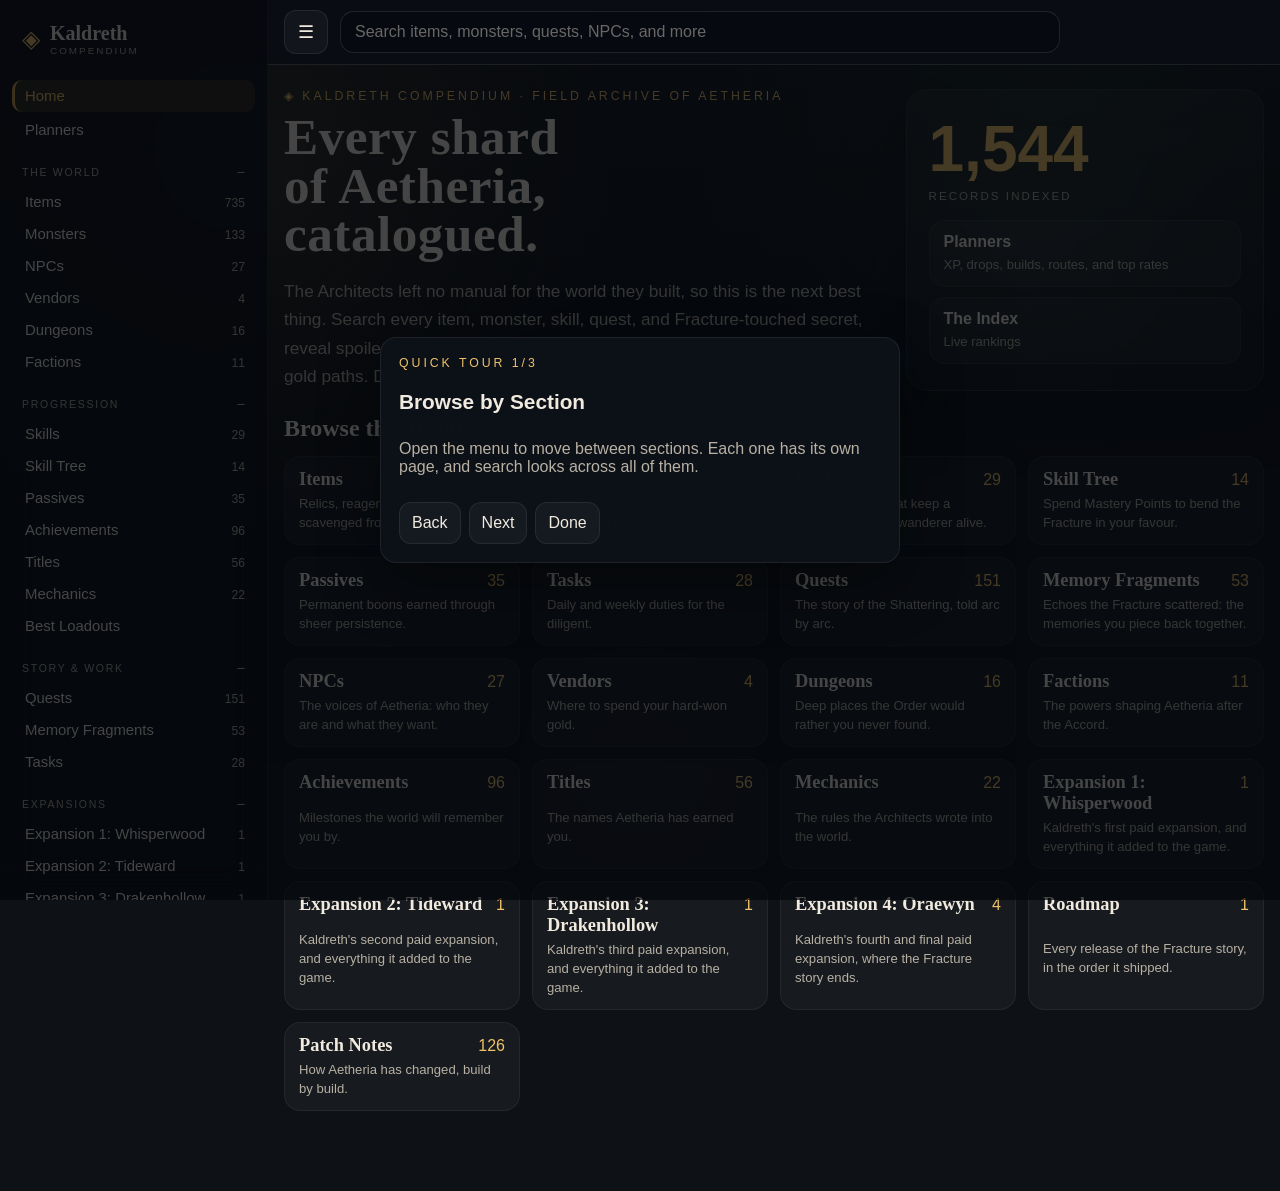
<file: index.html>
<!doctype html>
<html lang="en">
  <head>
    <meta charset="utf-8" />
    <meta name="viewport" content="width=device-width, initial-scale=1" />
    <meta name="theme-color" content="#0e1116" />
    <title>Kaldreth Compendium: Field Archive of Aetheria</title>
    <meta
      name="description"
      content="A complete field archive for Kaldreth: every item, monster, skill, quest, faction, and Fracture-touched secret in Aetheria, with efficiency math and spoiler-aware lore, built straight from the game data."
    />
    <link rel="stylesheet" href="./styles.css?v=20261004" />
  </head>
  <body>
    <div class="background"></div>
    <div class="app" id="app">
      <aside class="sidebar" id="sidebar" aria-label="Compendium sections">
        <a class="brand" href="#/">
          <span class="brand-mark">◈</span>
          <span class="brand-text">
            <strong>Kaldreth</strong>
            <small>Compendium</small>
          </span>
        </a>
        <nav class="side-nav" id="side-nav" aria-label="Sections"></nav>
        <div class="side-links">
          <a href="/rankings">The Index: live rankings</a>
          <a href="/privacy">Privacy</a>
        </div>
      </aside>
      <div class="sidebar-backdrop" id="sidebar-backdrop"></div>

      <div class="main">
        <header class="topbar">
          <button
            id="sidebar-toggle"
            class="icon-button"
            type="button"
            aria-label="Toggle navigation"
            aria-controls="sidebar"
            aria-expanded="true"
          >
            <span aria-hidden="true">☰</span>
          </button>
          <a class="topbar-brand" href="#/">Kaldreth Compendium</a>
          <label class="search-wrap">
            <span class="visually-hidden">Search</span>
            <input
              id="search"
              type="search"
              placeholder="Search items, monsters, quests, NPCs, and more"
              autocomplete="off"
            />
          </label>
        </header>

        <div class="shell">
          <section class="page" id="page-home" data-page="home">
            <header class="hero">
              <div>
                <p class="eyebrow">
                  ◈ Kaldreth Compendium · Field Archive of Aetheria
                </p>
                <h1>Every shard of Aetheria, catalogued.</h1>
                <p class="lede">
                  The Architects left no manual for the world they built, so
                  this is the next best thing. Search every item, monster,
                  skill, quest, and Fracture-touched secret, reveal spoilers on
                  your terms, and compare the most efficient XP, loot, and gold
                  paths. Drawn straight from the game's own data.
                </p>
              </div>
              <div class="hero-card">
                <div class="hero-metric">
                  <span id="count-total">0</span>
                  <label>records indexed</label>
                </div>
                <div class="hero-links">
                  <a class="hero-link" href="#/planners">
                    <strong>Planners</strong>
                    <span>XP, drops, builds, routes, and top rates</span>
                  </a>
                  <a class="hero-link" href="/rankings">
                    <strong>The Index</strong>
                    <span>Live rankings</span>
                  </a>
                </div>
              </div>
            </header>
            <h2 class="tiles-title">Browse the archive</h2>
            <div class="section-tiles" id="summary-grid"></div>
          </section>

          <section class="page" id="page-planners" data-page="planners" hidden>
            <div class="section-head">
              <div class="section-head-text">
                <h2>Planners</h2>
                <p class="section-lore">
                  Efficiency math for a Fracture-crossed wanderer.
                </p>
              </div>
            </div>

            <details class="profile-panel" id="profile-panel" open>
              <summary>
                Combat profile
                <span class="helper"
                  >Feeds every planner, the top rates, and monster kill
                  estimates</span
                >
              </summary>
              <div class="controls">
                <label class="select-wrap">
                  <span>Combat Style</span>
                  <select id="player-combat-style">
                    <option value="balanced">Balanced</option>
                    <option value="attack">Attack</option>
                    <option value="strength">Strength</option>
                    <option value="defence">Defence</option>
                    <option value="magic">Fracture Arts</option>
                  </select>
                </label>
                <label class="select-wrap">
                  <span>Spell</span>
                  <select id="player-spell"></select>
                </label>
                <label class="select-wrap">
                  <span>Player Atk</span>
                  <input
                    id="player-attack-level"
                    type="number"
                    min="1"
                    max="120"
                    step="1"
                    value="1"
                  />
                </label>
                <label class="select-wrap">
                  <span>Player Str</span>
                  <input
                    id="player-strength-level"
                    type="number"
                    min="1"
                    max="120"
                    step="1"
                    value="1"
                  />
                </label>
                <label class="select-wrap">
                  <span>Player Def</span>
                  <input
                    id="player-defence-level"
                    type="number"
                    min="1"
                    max="120"
                    step="1"
                    value="1"
                  />
                </label>
                <label class="select-wrap">
                  <span>Player Fracture Arts</span>
                  <input
                    id="player-magic-level"
                    type="number"
                    min="1"
                    max="120"
                    step="1"
                    value="1"
                  />
                </label>
                <label class="select-wrap">
                  <span>Player HP</span>
                  <input
                    id="player-hitpoints-level"
                    type="number"
                    min="1"
                    max="120"
                    step="1"
                    value="10"
                  />
                </label>
                <label class="select-wrap">
                  <span>ATK Gear Bonus</span>
                  <input
                    id="player-atk-gear-bonus"
                    type="number"
                    min="0"
                    step="1"
                    value="0"
                  />
                </label>
                <label class="select-wrap">
                  <span>STR Gear Bonus</span>
                  <input
                    id="player-str-gear-bonus"
                    type="number"
                    min="0"
                    step="1"
                    value="0"
                  />
                </label>
                <label class="select-wrap">
                  <span>DEF Gear Bonus</span>
                  <input
                    id="player-def-gear-bonus"
                    type="number"
                    min="0"
                    step="1"
                    value="0"
                  />
                </label>
                <label class="select-wrap">
                  <span>MAG Gear Bonus</span>
                  <input
                    id="player-mag-gear-bonus"
                    type="number"
                    min="0"
                    step="1"
                    value="0"
                  />
                </label>
                <label class="select-wrap">
                  <span>Combat Damage %</span>
                  <input
                    id="player-combat-damage-bonus"
                    type="number"
                    min="0"
                    step="1"
                    value="0"
                  />
                </label>
                <label class="select-wrap">
                  <span>Attack Hit Bonus %</span>
                  <input
                    id="player-attack-mastery-hit-bonus"
                    type="number"
                    min="0"
                    step="1"
                    value="0"
                  />
                </label>
                <label class="select-wrap">
                  <span>Strength Max Hit %</span>
                  <input
                    id="player-strength-mastery-max-hit-bonus"
                    type="number"
                    min="0"
                    step="1"
                    value="0"
                  />
                </label>
                <label class="select-wrap">
                  <span>Fracture Hit Bonus %</span>
                  <input
                    id="player-magic-mastery-hit-bonus"
                    type="number"
                    min="0"
                    step="1"
                    value="0"
                  />
                </label>
                <label class="select-wrap">
                  <span>Fracture Max Hit %</span>
                  <input
                    id="player-magic-mastery-max-hit-bonus"
                    type="number"
                    min="0"
                    step="1"
                    value="0"
                  />
                </label>
                <label class="select-wrap">
                  <span>Combat Tick Seconds</span>
                  <input
                    id="player-combat-tick-seconds"
                    type="number"
                    min="0.1"
                    step="0.1"
                    value="1.2"
                  />
                </label>
              </div>
            </details>

            <section
              class="preset-bar"
              id="preset-bar"
              aria-label="Planner presets"
            >
              <label class="select-wrap">
                <span>Preset</span>
                <select id="preset-select">
                  <option value="">Default</option>
                </select>
              </label>
              <button id="preset-save" type="button">Save</button>
              <button id="preset-load" type="button">Load</button>
              <button id="preset-delete" type="button">Delete</button>
              <button
                type="button"
                data-nav="share"
                aria-label="Share current planner link"
              >
                Share
              </button>
              <button
                type="button"
                data-nav="reset"
                aria-label="Reset planner values to defaults"
              >
                Reset
              </button>
            </section>

            <nav
              class="planner-tabs"
              id="planner-tabs"
              aria-label="Planner tabs"
            >
              <button type="button" class="planner-tab active" data-tab="xp">
                XP
              </button>
              <button type="button" class="planner-tab" data-tab="drop">
                Drops
              </button>
              <button type="button" class="planner-tab" data-tab="afford">
                Afford
              </button>
              <button type="button" class="planner-tab" data-tab="route">
                Route
              </button>
              <button type="button" class="planner-tab" data-tab="compare">
                Compare
              </button>
              <button type="button" class="planner-tab" data-tab="build">
                Build
              </button>
              <button type="button" class="planner-tab" data-tab="sim">
                Sim
              </button>
              <button type="button" class="planner-tab" data-tab="farm">
                Farm
              </button>
              <button type="button" class="planner-tab" data-tab="top">
                Top Rates
              </button>
              <button type="button" class="planner-tab" data-tab="diag">
                QA
              </button>
            </nav>

            <div id="planners">
              <section class="leaderboards planner-pane" data-tab="top">
                <article>
                  <h2>Best XP</h2>
                  <div id="best-xp"></div>
                </article>
                <article>
                  <h2>Best GP</h2>
                  <div id="best-gp"></div>
                </article>
                <article>
                  <h2>Best GP/XP</h2>
                  <div id="best-ratio"></div>
                </article>
              </section>

              <section class="planner-grid">
                <article class="planner-card planner-pane" data-tab="xp">
                  <h2>XP Planner</h2>
                  <div class="planner-controls">
                    <label>
                      <span>Current level</span>
                      <input
                        id="xp-current-level"
                        type="number"
                        min="1"
                        max="120"
                        step="1"
                        value="1"
                      />
                    </label>
                    <label>
                      <span>Target level</span>
                      <input
                        id="xp-target-level"
                        type="number"
                        min="1"
                        max="120"
                        step="1"
                        value="50"
                      />
                    </label>
                    <label>
                      <span>XP per hour</span>
                      <input
                        id="xp-rate"
                        type="number"
                        min="1"
                        step="1"
                        value="25000"
                      />
                    </label>
                  </div>
                  <div id="xp-planner-output" class="planner-output"></div>
                </article>

                <article class="planner-card planner-pane" data-tab="drop">
                  <h2>Drop Chance Calculator</h2>
                  <div class="planner-controls">
                    <label>
                      <span>Monster</span>
                      <select id="drop-monster"></select>
                    </label>
                    <label>
                      <span>Drop</span>
                      <select id="drop-item"></select>
                    </label>
                    <label>
                      <span>Kills</span>
                      <input
                        id="drop-kills"
                        type="number"
                        min="1"
                        step="1"
                        value="100"
                      />
                    </label>
                    <label>
                      <span>Target quantity</span>
                      <input
                        id="drop-target-qty"
                        type="number"
                        min="1"
                        step="1"
                        value="10"
                      />
                    </label>
                    <label>
                      <span>Kills per hour</span>
                      <input
                        id="drop-kill-rate"
                        type="number"
                        min="1"
                        step="1"
                        value="80"
                      />
                    </label>
                  </div>
                  <div id="drop-planner-output" class="planner-output"></div>
                </article>

                <article class="planner-card planner-pane" data-tab="afford">
                  <h2>Time to Afford</h2>
                  <div class="planner-controls">
                    <label>
                      <span>Item</span>
                      <select id="afford-item"></select>
                    </label>
                    <label>
                      <span>GP per hour</span>
                      <input
                        id="afford-gp-rate"
                        type="number"
                        min="1"
                        step="1"
                        value="100000"
                      />
                    </label>
                    <label>
                      <span>Quantity</span>
                      <input
                        id="afford-qty"
                        type="number"
                        min="1"
                        step="1"
                        value="1"
                      />
                    </label>
                  </div>
                  <div id="afford-planner-output" class="planner-output"></div>
                </article>

                <article class="planner-card planner-pane" data-tab="route">
                  <h2>Skill Route Optimizer</h2>
                  <div class="planner-controls">
                    <label>
                      <span>Skill</span>
                      <select id="route-skill"></select>
                    </label>
                    <label>
                      <span>Current level</span>
                      <input
                        id="route-current-level"
                        type="number"
                        min="1"
                        max="120"
                        step="1"
                        value="1"
                      />
                    </label>
                    <label>
                      <span>Target level</span>
                      <input
                        id="route-target-level"
                        type="number"
                        min="1"
                        max="120"
                        step="1"
                        value="60"
                      />
                    </label>
                    <label>
                      <span>Priority</span>
                      <select id="route-priority">
                        <option value="xp">Fastest XP</option>
                        <option value="gp">Best GP</option>
                        <option value="balanced">Balanced</option>
                      </select>
                    </label>
                  </div>
                  <div id="route-planner-output" class="planner-output"></div>
                </article>

                <article class="planner-card planner-pane" data-tab="compare">
                  <h2>Activity Comparator</h2>
                  <div class="planner-controls">
                    <label>
                      <span>Activity A</span>
                      <select id="compare-a"></select>
                    </label>
                    <label>
                      <span>Activity B</span>
                      <select id="compare-b"></select>
                    </label>
                    <label>
                      <span>XP goal</span>
                      <input
                        id="compare-xp-goal"
                        type="number"
                        min="1"
                        step="1"
                        value="100000"
                      />
                    </label>
                  </div>
                  <div id="compare-output" class="planner-output"></div>
                </article>

                <article class="planner-card planner-pane" data-tab="build">
                  <h2>Build Planner</h2>
                  <div class="planner-controls">
                    <label>
                      <span>Focus</span>
                      <select id="build-focus">
                        <option value="attack">
                          Melee - Offence Optimized
                        </option>
                        <option value="magic">Fracture Arts</option>
                        <option value="defence">
                          Melee - Defence Optimized
                        </option>
                      </select>
                    </label>
                    <label>
                      <span>Budget (gp)</span>
                      <input
                        id="build-budget"
                        type="number"
                        min="1"
                        step="1"
                        value="250000"
                      />
                    </label>
                    <label>
                      <span>GP per hour</span>
                      <input
                        id="build-gp-rate"
                        type="number"
                        min="1"
                        step="1"
                        value="100000"
                      />
                    </label>
                    <label>
                      <span>Attack level</span>
                      <input
                        id="build-attack-level"
                        type="number"
                        min="1"
                        max="120"
                        step="1"
                        value="1"
                      />
                    </label>
                    <label>
                      <span>Defence level</span>
                      <input
                        id="build-defence-level"
                        type="number"
                        min="1"
                        max="120"
                        step="1"
                        value="1"
                      />
                    </label>
                    <label>
                      <span>Fracture Arts level</span>
                      <input
                        id="build-magic-level"
                        type="number"
                        min="1"
                        max="120"
                        step="1"
                        value="1"
                      />
                    </label>
                    <label>
                      <span>Boss dungeons completed</span>
                      <select id="build-dungeon-complete"></select>
                    </label>
                  </div>
                  <div id="build-output" class="planner-output"></div>
                </article>

                <article class="planner-card planner-pane" data-tab="sim">
                  <h2>Upgrade Simulator</h2>
                  <div class="planner-controls">
                    <label>
                      <span>XP per hour</span>
                      <input
                        id="sim-xp-rate"
                        type="number"
                        min="1"
                        step="1"
                        value="25000"
                      />
                    </label>
                    <label>
                      <span>GP per hour</span>
                      <input
                        id="sim-gp-rate"
                        type="number"
                        min="1"
                        step="1"
                        value="100000"
                      />
                    </label>
                  </div>
                  <div id="sim-output" class="planner-output"></div>
                </article>

                <article class="planner-card planner-pane" data-tab="farm">
                  <h2>Farm Route Planner</h2>
                  <div class="planner-controls">
                    <label>
                      <span>XP target</span>
                      <input
                        id="route-xp-target"
                        type="number"
                        min="0"
                        step="1"
                        value="150000"
                      />
                    </label>
                    <label>
                      <span>GP target</span>
                      <input
                        id="route-gp-target"
                        type="number"
                        min="0"
                        step="1"
                        value="250000"
                      />
                    </label>
                    <label>
                      <span>Max steps</span>
                      <input
                        id="route-max-steps"
                        type="number"
                        min="1"
                        max="10"
                        step="1"
                        value="4"
                      />
                    </label>
                    <label>
                      <span>Skill filter</span>
                      <select id="route-skill-filter">
                        <option value="all">All skills</option>
                      </select>
                    </label>
                  </div>
                  <div id="farm-route-output" class="planner-output"></div>
                </article>

                <article class="planner-card planner-pane" data-tab="diag">
                  <h2>Data Diagnostics</h2>
                  <div id="diagnostics-output" class="planner-output"></div>
                </article>
              </section>
            </div>
          </section>

          <section class="page" id="page-browse" data-page="browse" hidden>
            <div class="view-bar">
              <label class="toggle-wrap">
                <input id="spoilers" type="checkbox" />
                <span>Reveal spoilers</span>
              </label>
              <label class="toggle-wrap">
                <input id="compact-cards" type="checkbox" checked />
                <span>Compact cards</span>
              </label>
            </div>
            <main id="content" class="content" aria-live="polite"></main>
          </section>

          <div id="tour-overlay" class="tour-overlay" hidden>
            <div class="tour-card">
              <p class="eyebrow" id="tour-step-label">Quick Tour</p>
              <h3 id="tour-title">Quick tour</h3>
              <p id="tour-body" class="muted"></p>
              <div class="tour-actions">
                <button id="tour-prev" type="button">Back</button>
                <button id="tour-next" type="button">Next</button>
                <button id="tour-close" type="button">Done</button>
              </div>
            </div>
          </div>
        </div>
      </div>
    </div>

    <template id="card-template">
      <article class="card">
        <header class="card-head">
          <div>
            <p class="card-kind"></p>
            <h3 class="card-title"></h3>
          </div>
          <div class="card-badges"></div>
        </header>
        <div class="card-body"></div>
      </article>
    </template>

    <script type="module" src="./app.js?v=20261004b"></script>
  </body>
</html>
</file>
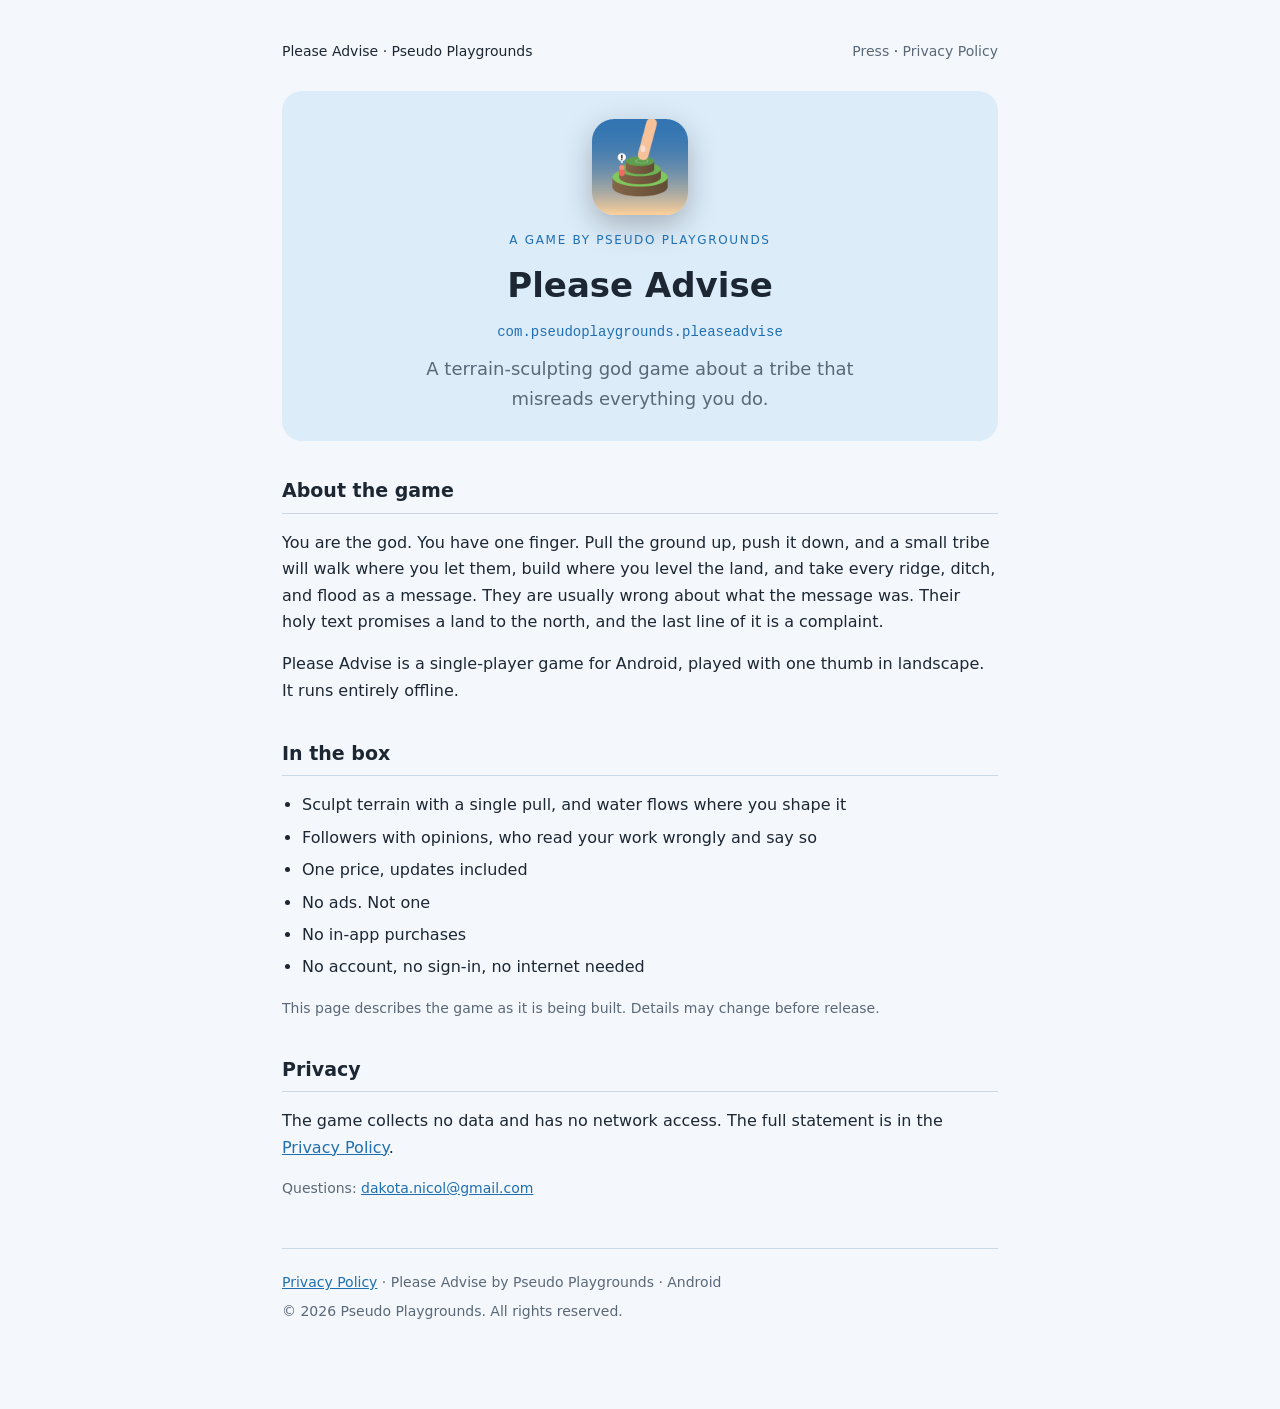
<file: pleaseadvise/index.html>
<!doctype html>
<html lang="en">
  <head>
    <meta charset="utf-8" />
    <meta name="viewport" content="width=device-width, initial-scale=1" />
    <meta name="color-scheme" content="light dark" />
    <title>Please Advise</title>
    <meta name="description" content="Please Advise is an offline Android god game by Pseudo Playgrounds. Sculpt the land, and a tribe that misreads everything you do tries to cope." />
    <meta name="application-name" content="Please Advise" />
    <meta name="robots" content="index,follow" />
    <link rel="icon" href="/pleaseadvise/images/icon-192.png" type="image/png" />
    <link rel="apple-touch-icon" href="/pleaseadvise/images/icon.png" />
    <meta property="og:title" content="Please Advise" />
    <meta property="og:site_name" content="Please Advise" />
    <meta property="og:description" content="A terrain-sculpting god game. One price, offline, no ads." />
    <meta property="og:image" content="https://kaldreth.com/pleaseadvise/images/icon.png" />
    <meta property="og:type" content="website" />
    <meta property="og:url" content="https://kaldreth.com/pleaseadvise/" />
    <script type="application/ld+json">
      {"@context":"https://schema.org","@type":"SoftwareApplication","name":"Please Advise","alternateName":"com.pseudoplaygrounds.pleaseadvise","applicationCategory":"GameApplication","operatingSystem":"Android","url":"https://kaldreth.com/pleaseadvise/","author":{"@type":"Organization","name":"Pseudo Playgrounds"},"description":"An offline single-player Android god game. Sculpt the land with one finger and watch a tribe misread what you meant."}
    </script>
    <style>
      :root { --bg:#f4f8fc; --panel:#e4edf6; --text:#1c2733; --muted:#5a6878; --accent:#1f6fb2; --line:#cbd8e6; --hero:#dcecf9; }
      @media (prefers-color-scheme: dark) {
        :root { --bg:#0f1822; --panel:#182534; --text:#e2eaf3; --muted:#92a2b4; --accent:#7cc0f2; --line:#273a4e; --hero:#14212f; }
      }
      * { box-sizing: border-box; }
      html, body { margin: 0; }
      body { background: var(--bg); color: var(--text); font-family: system-ui, -apple-system, "Segoe UI", Roboto, sans-serif; line-height: 1.65; font-size: 16px; }
      .wrap { max-width: 760px; margin: 0 auto; padding: 40px 22px 80px; }
      .topnav { display: flex; justify-content: space-between; gap: 16px; margin-bottom: 28px; font-size: 14px; }
      .topnav a { color: var(--muted); text-decoration: none; }
      .topnav a:hover { color: var(--accent); }
      header { text-align: center; margin-bottom: 28px; background: var(--hero); border-radius: 20px; padding: 28px 18px; }
      .icon { width: 96px; height: 96px; border-radius: 22px; display: block; margin: 0 auto 16px; box-shadow: 0 10px 30px rgba(0,0,0,.25); }
      .eyebrow { color: var(--accent); letter-spacing: .14em; text-transform: uppercase; font-size: 12px; margin: 0 0 6px; }
      h1 { font-size: 34px; margin: 0 0 8px; }
      .app-id { font-family: ui-monospace, Consolas, monospace; font-size: 14px; color: var(--accent); margin: 0 0 10px; word-break: break-all; }
      .lede { color: var(--muted); font-size: 18px; margin: 0 auto; max-width: 38ch; }
      h2 { font-size: 19px; margin: 34px 0 8px; border-bottom: 1px solid var(--line); padding-bottom: 6px; }
      .muted { color: var(--muted); font-size: 14px; }
      a { color: var(--accent); }
      ul { padding-left: 20px; }
      li { margin: 6px 0; }
      footer { margin-top: 48px; border-top: 1px solid var(--line); padding-top: 16px; }
      footer p { margin: 6px 0; }
      @media (max-width: 640px) { h1 { font-size: 28px; } }
    </style>
  </head>
  <body>
    <div class="wrap">
      <nav class="topnav" aria-label="Site">
        <span>Please Advise · Pseudo Playgrounds</span>
        <span><a href="https://kaldreth.com/pleaseadvise/press">Press</a> &middot; <a href="https://kaldreth.com/pleaseadvise/privacy">Privacy Policy</a></span>
      </nav>

      <header>
        <img class="icon" src="/pleaseadvise/images/icon.png" alt="Please Advise icon: a finger raising a green hill while a tiny follower looks surprised" />
        <p class="eyebrow">A game by Pseudo Playgrounds</p>
        <h1>Please Advise</h1>
        <p class="app-id">com.pseudoplaygrounds.pleaseadvise</p>
        <p class="lede">A terrain-sculpting god game about a tribe that misreads everything you do.</p>
      </header>

      <h2>About the game</h2>
      <p>
        You are the god. You have one finger. Pull the ground up, push it down,
        and a small tribe will walk where you let them, build where you level the
        land, and take every ridge, ditch, and flood as a message. They are
        usually wrong about what the message was. Their holy text promises a
        land to the north, and the last line of it is a complaint.
      </p>
      <p>
        Please Advise is a single-player game for Android, played with one thumb
        in landscape. It runs entirely offline.
      </p>

      <h2>In the box</h2>
      <ul>
        <li>Sculpt terrain with a single pull, and water flows where you shape it</li>
        <li>Followers with opinions, who read your work wrongly and say so</li>
        <li>One price, updates included</li>
        <li>No ads. Not one</li>
        <li>No in-app purchases</li>
        <li>No account, no sign-in, no internet needed</li>
      </ul>
      <p class="muted">
        This page describes the game as it is being built. Details may change
        before release.
      </p>

      <h2>Privacy</h2>
      <p>
        The game collects no data and has no network access. The full statement
        is in the <a href="https://kaldreth.com/pleaseadvise/privacy">Privacy Policy</a>.
      </p>
      <p class="muted">
        Questions: <a href="mailto:dakota.nicol@gmail.com">dakota.nicol@gmail.com</a>
      </p>

      <footer>
        <p class="muted">
          <a href="https://kaldreth.com/pleaseadvise/privacy">Privacy Policy</a>
          &middot; Please Advise by Pseudo Playgrounds &middot; Android
        </p>
        <p class="muted">&copy; 2026 Pseudo Playgrounds. All rights reserved.</p>
      </footer>
    </div>
  </body>
</html>
</file>
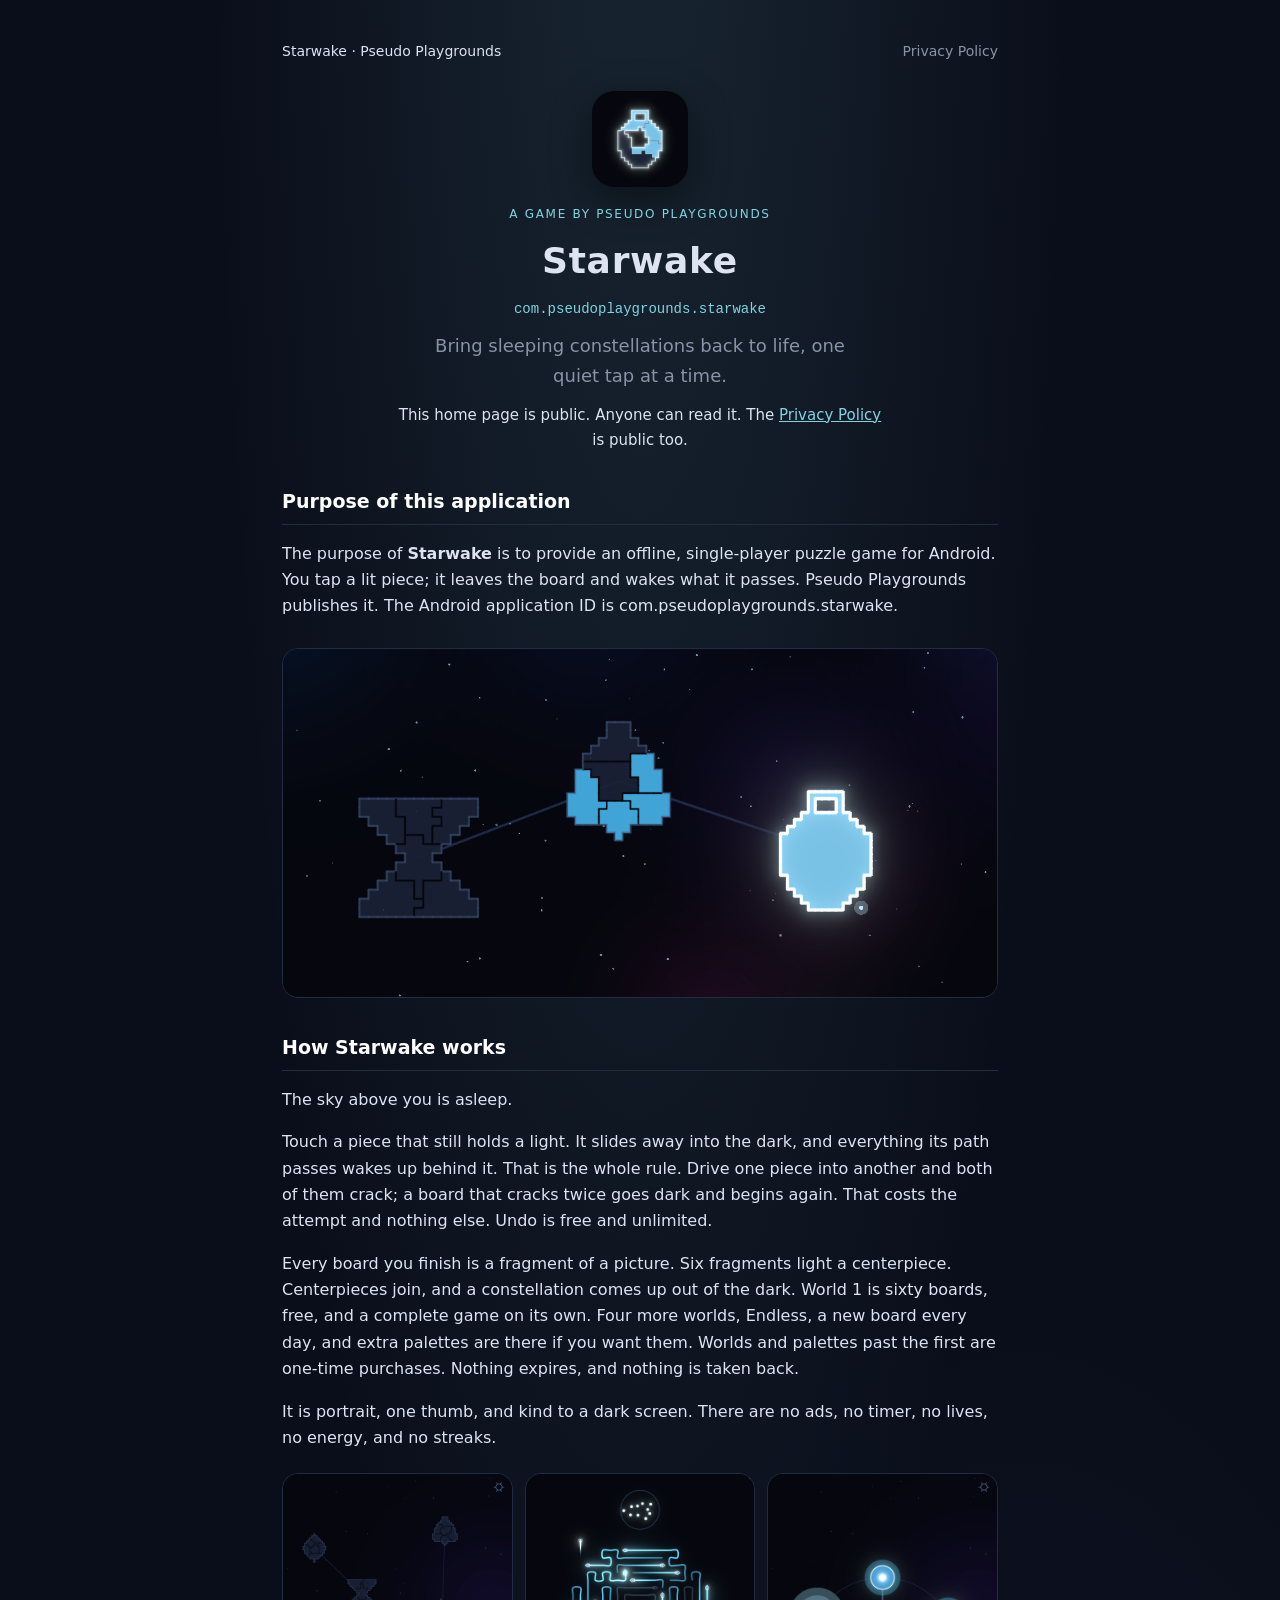
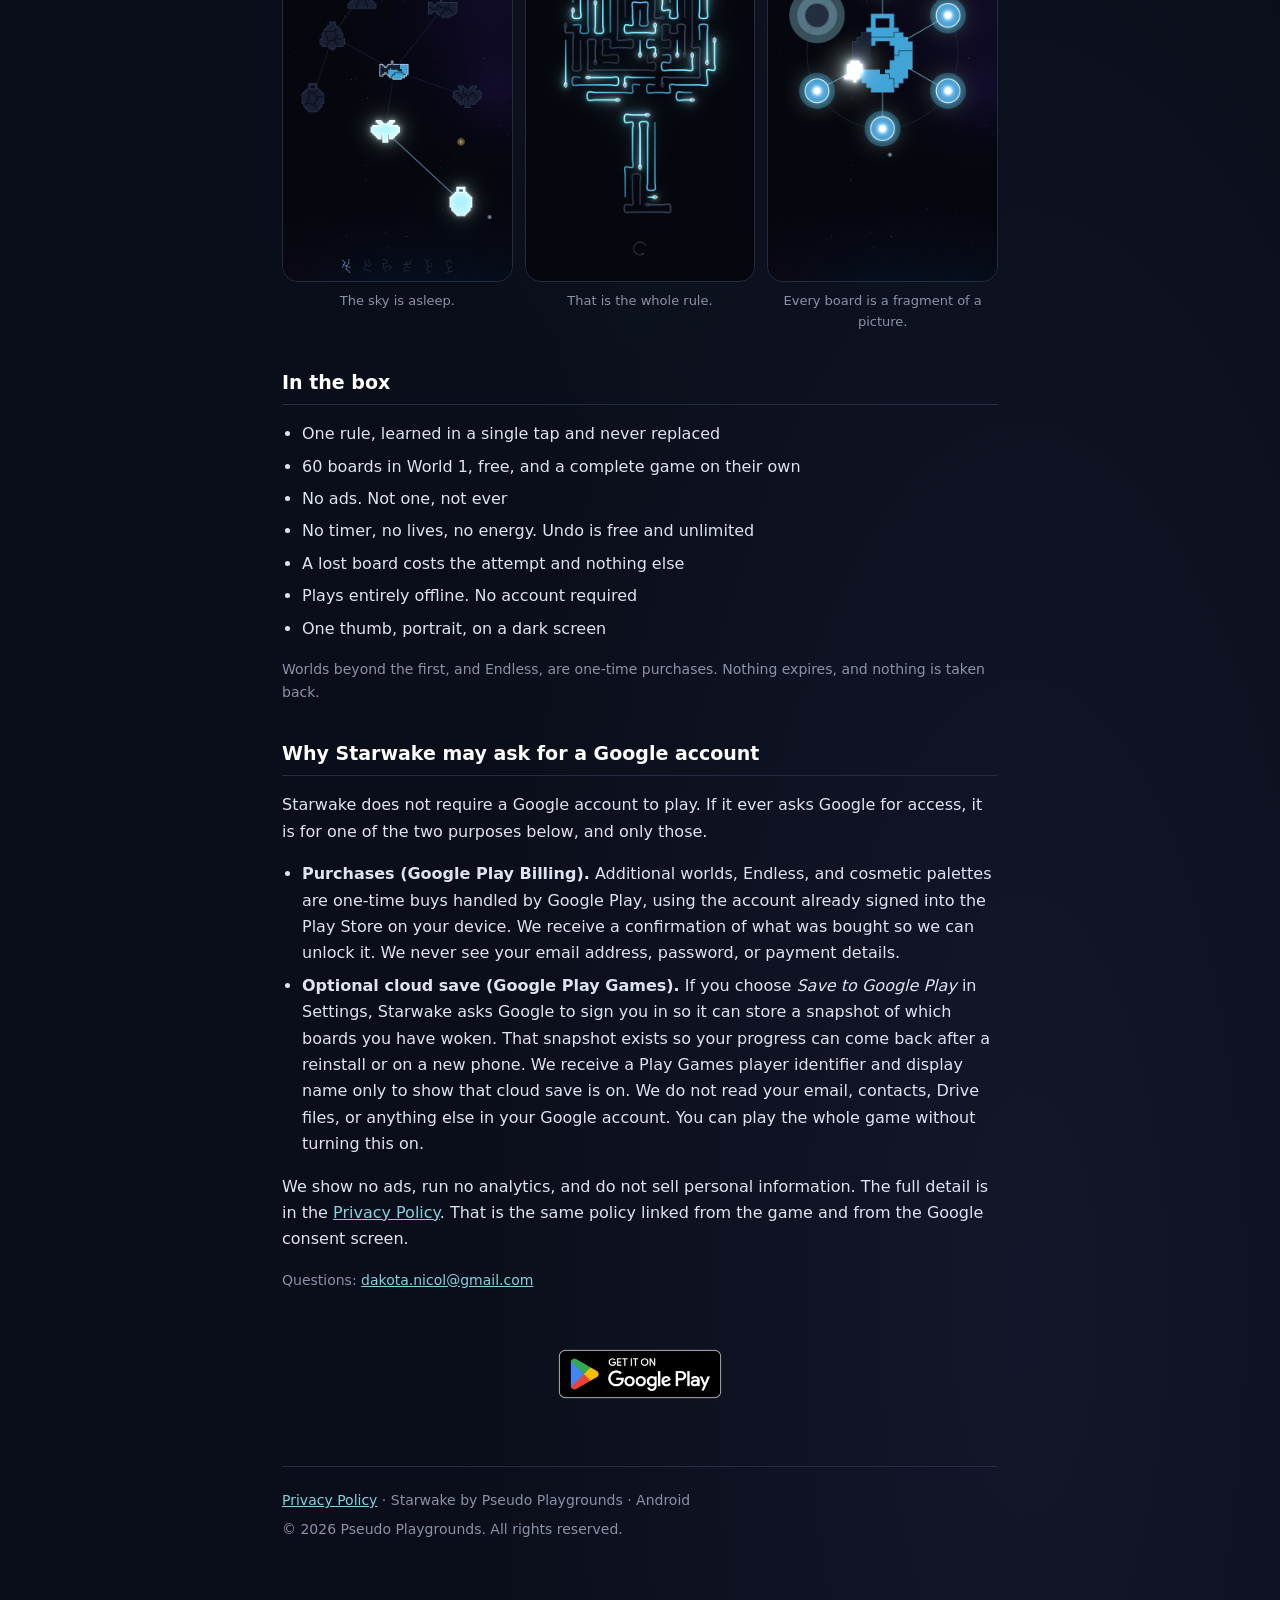
<file: starwake/index.html>
<!doctype html>
<html lang="en">
  <head>
    <meta charset="utf-8" />
    <meta name="viewport" content="width=device-width, initial-scale=1" />
    <meta name="theme-color" content="#0a0e1a" />
    <title>Starwake</title>
    <meta
      name="description"
      content="Starwake is an offline Android puzzle game by Pseudo Playgrounds. This public home page explains the purpose of the app."
    />
    <meta name="application-name" content="Starwake" />
    <meta name="robots" content="index,follow" />
    <link rel="icon" href="/starwake/images/icon-192.png" type="image/png" />
    <link rel="apple-touch-icon" href="/starwake/images/icon.png" />
    <meta property="og:title" content="Starwake" />
    <meta property="og:site_name" content="Starwake" />
    <meta
      property="og:description"
      content="Bring sleeping constellations back to life, one quiet tap at a time."
    />
    <meta property="og:image" content="https://kaldreth.com/starwake/images/feature.png" />
    <meta property="og:type" content="website" />
    <meta property="og:url" content="https://kaldreth.com/starwake/" />
    <script type="application/ld+json">
      {
        "@context": "https://schema.org",
        "@type": "SoftwareApplication",
        "name": "Starwake",
        "alternateName": "com.pseudoplaygrounds.starwake",
        "applicationCategory": "GameApplication",
        "operatingSystem": "Android",
        "url": "https://kaldreth.com/starwake/",
        "sameAs": "https://play.google.com/store/apps/details?id=com.pseudoplaygrounds.starwake",
        "author": { "@type": "Organization", "name": "Pseudo Playgrounds" },
        "description": "An offline single-player Android puzzle game. Tap a lit piece; it leaves and wakes what it passes."
      }
    </script>
    <style>
      :root {
        --bg: #0a0e1a;
        --panel: #131a2b;
        --text: #dde3f0;
        --muted: #8a92a8;
        --accent: #7fd4e0;
        --line: #232c42;
      }
      * { box-sizing: border-box; }
      html, body { margin: 0; }
      body {
        background:
          radial-gradient(ellipse at 50% -10%, rgba(127, 212, 224, 0.12), transparent 48%),
          radial-gradient(ellipse at 80% 90%, rgba(90, 80, 160, 0.12), transparent 40%),
          var(--bg);
        color: var(--text);
        font-family: system-ui, -apple-system, "Segoe UI", Roboto, sans-serif;
        line-height: 1.65;
        font-size: 16px;
      }
      .wrap { max-width: 760px; margin: 0 auto; padding: 40px 22px 80px; }
      .topnav {
        display: flex;
        justify-content: space-between;
        align-items: center;
        gap: 16px;
        margin-bottom: 28px;
        font-size: 14px;
      }
      .topnav a { color: var(--muted); text-decoration: none; }
      .topnav a:hover { color: var(--accent); }
      header { text-align: center; margin-bottom: 28px; }
      .icon {
        width: 96px;
        height: 96px;
        border-radius: 22px;
        display: block;
        margin: 0 auto 18px;
        box-shadow: 0 12px 40px rgba(0, 0, 0, 0.45);
      }
      .eyebrow {
        color: var(--accent);
        letter-spacing: .14em;
        text-transform: uppercase;
        font-size: 12px;
        margin: 0 0 6px;
      }
      h1 { font-size: 36px; margin: 0 0 8px; font-weight: 650; letter-spacing: 0.02em; }
      .app-id {
        font-family: ui-monospace, SFMono-Regular, Menlo, Consolas, monospace;
        font-size: 14px;
        color: var(--accent);
        margin: 0 0 10px;
        word-break: break-all;
      }
      .lede {
        color: var(--muted);
        font-size: 18px;
        margin: 0 auto 12px;
        max-width: 36ch;
      }
      .notice {
        margin: 0 auto 8px;
        max-width: 52ch;
        color: var(--text);
        font-size: 15px;
      }
      .play {
        display: inline-block;
        margin-top: 18px;
        line-height: 0;
      }
      .play img {
        height: 72px;
        width: auto;
      }
      .play-row {
        text-align: center;
        margin: 28px 0 0;
      }
      .feature {
        width: 100%;
        border-radius: 16px;
        border: 1px solid var(--line);
        display: block;
        margin: 28px 0 32px;
        background: #05070e;
      }
      h2 {
        font-size: 19px;
        margin: 34px 0 8px;
        color: #fff;
        border-bottom: 1px solid var(--line);
        padding-bottom: 6px;
      }
      p { color: var(--text); }
      .muted { color: var(--muted); font-size: 14px; }
      a { color: var(--accent); }
      ul { padding-left: 20px; }
      li { margin: 6px 0; }
      .shots {
        display: grid;
        grid-template-columns: repeat(3, 1fr);
        gap: 12px;
        margin: 22px 0 8px;
      }
      .shot {
        margin: 0;
      }
      .shot img {
        width: 100%;
        border-radius: 16px;
        border: 1px solid var(--line);
        display: block;
        background: #05070e;
      }
      .shot figcaption {
        color: var(--muted);
        font-size: 13px;
        text-align: center;
        margin-top: 8px;
      }
      footer {
        margin-top: 48px;
        border-top: 1px solid var(--line);
        padding-top: 16px;
      }
      footer p { margin: 6px 0; }
      @media (max-width: 640px) {
        h1 { font-size: 30px; }
        .shots { grid-template-columns: 1fr; max-width: 280px; margin-left: auto; margin-right: auto; }
      }
    </style>
  </head>
  <body>
    <div class="wrap">
      <nav class="topnav" aria-label="Site">
        <span>Starwake · Pseudo Playgrounds</span>
        <a href="https://kaldreth.com/starwake/privacy">Privacy Policy</a>
      </nav>

      <header>
        <img class="icon" src="/starwake/images/icon.png" alt="Starwake icon: the Keeper's Lantern, half woken" />
        <p class="eyebrow">A game by Pseudo Playgrounds</p>
        <h1>Starwake</h1>
        <p class="app-id">com.pseudoplaygrounds.starwake</p>
        <p class="lede">Bring sleeping constellations back to life, one quiet tap at a time.</p>
        <p class="notice">
          This home page is public. Anyone can read it. The
          <a href="https://kaldreth.com/starwake/privacy">Privacy Policy</a>
          is public too.
        </p>
      </header>

      <h2>Purpose of this application</h2>
      <p>
        The purpose of <strong>Starwake</strong> is to provide an offline,
        single-player puzzle game for Android. You tap a lit piece; it leaves
        the board and wakes what it passes. Pseudo Playgrounds publishes it.
        The Android application ID is com.pseudoplaygrounds.starwake.
      </p>

      <img
        class="feature"
        src="/starwake/images/feature.png"
        alt="Three centerpieces in a constellation: asleep, half woken, and alight"
      />

      <h2>How Starwake works</h2>
      <p>The sky above you is asleep.</p>
      <p>
        Touch a piece that still holds a light. It slides away into the dark, and
        everything its path passes wakes up behind it. That is the whole rule.
        Drive one piece into another and both of them crack; a board that cracks
        twice goes dark and begins again. That costs the attempt and nothing else.
        Undo is free and unlimited.
      </p>
      <p>
        Every board you finish is a fragment of a picture. Six fragments light a
        centerpiece. Centerpieces join, and a constellation comes up out of the dark.
        World 1 is sixty boards, free, and a complete game on its own. Four more
        worlds, Endless, a new board every day, and extra palettes are there if you
        want them. Worlds and palettes past the first are one-time purchases.
        Nothing expires, and nothing is taken back.
      </p>
      <p>
        It is portrait, one thumb, and kind to a dark screen. There are no ads,
        no timer, no lives, no energy, and no streaks.
      </p>

      <div class="shots">
        <figure class="shot">
          <img src="/starwake/images/constellation.png" alt="A constellation of centerpieces, some still asleep" />
          <figcaption>The sky is asleep.</figcaption>
        </figure>
        <figure class="shot">
          <img src="/starwake/images/wake.png" alt="A puzzle board mid-solve, light spreading along a lane" />
          <figcaption>That is the whole rule.</figcaption>
        </figure>
        <figure class="shot">
          <img src="/starwake/images/ring.png" alt="A centerpiece almost complete, five of six fragments lit" />
          <figcaption>Every board is a fragment of a picture.</figcaption>
        </figure>
      </div>

      <h2>In the box</h2>
      <ul>
        <li>One rule, learned in a single tap and never replaced</li>
        <li>60 boards in World 1, free, and a complete game on their own</li>
        <li>No ads. Not one, not ever</li>
        <li>No timer, no lives, no energy. Undo is free and unlimited</li>
        <li>A lost board costs the attempt and nothing else</li>
        <li>Plays entirely offline. No account required</li>
        <li>One thumb, portrait, on a dark screen</li>
      </ul>
      <p class="muted">
        Worlds beyond the first, and Endless, are one-time purchases.
        Nothing expires, and nothing is taken back.
      </p>

      <h2>Why Starwake may ask for a Google account</h2>
      <p>
        Starwake does not require a Google account to play. If it ever asks Google
        for access, it is for one of the two purposes below, and only those.
      </p>
      <ul>
        <li>
          <strong>Purchases (Google Play Billing).</strong>
          Additional worlds, Endless, and cosmetic palettes are one-time buys
          handled by Google Play, using the account already signed into the Play
          Store on your device. We receive a confirmation of what was bought so
          we can unlock it. We never see your email address, password, or payment
          details.
        </li>
        <li>
          <strong>Optional cloud save (Google Play Games).</strong>
          If you choose <em>Save to Google Play</em> in Settings, Starwake asks
          Google to sign you in so it can store a snapshot of which boards you
          have woken. That snapshot exists so your progress can come back after
          a reinstall or on a new phone. We receive a Play Games player identifier
          and display name only to show that cloud save is on. We do not read
          your email, contacts, Drive files, or anything else in your Google
          account. You can play the whole game without turning this on.
        </li>
      </ul>
      <p>
        We show no ads, run no analytics, and do not sell personal information.
        The full detail is in the
        <a href="https://kaldreth.com/starwake/privacy">Privacy Policy</a>.
        That is the same policy linked from the game and from the Google consent
        screen.
      </p>
      <p class="muted">
        Questions: <a href="mailto:dakota.nicol@gmail.com">dakota.nicol@gmail.com</a>
      </p>

      <p class="play-row">
        <a
          class="play"
          href="https://play.google.com/store/apps/details?id=com.pseudoplaygrounds.starwake"
          target="_blank"
          rel="noopener"
        >
          <img
            src="/starwake/images/google-play-badge.png"
            alt="Get it on Google Play"
          />
        </a>
      </p>

      <footer>
        <p class="muted">
          <a href="https://kaldreth.com/starwake/privacy">Privacy Policy</a>
          &middot; Starwake by Pseudo Playgrounds
          &middot; Android
        </p>
        <p class="muted">&copy; 2026 Pseudo Playgrounds. All rights reserved.</p>
      </footer>
    </div>
  </body>
</html>
</file>
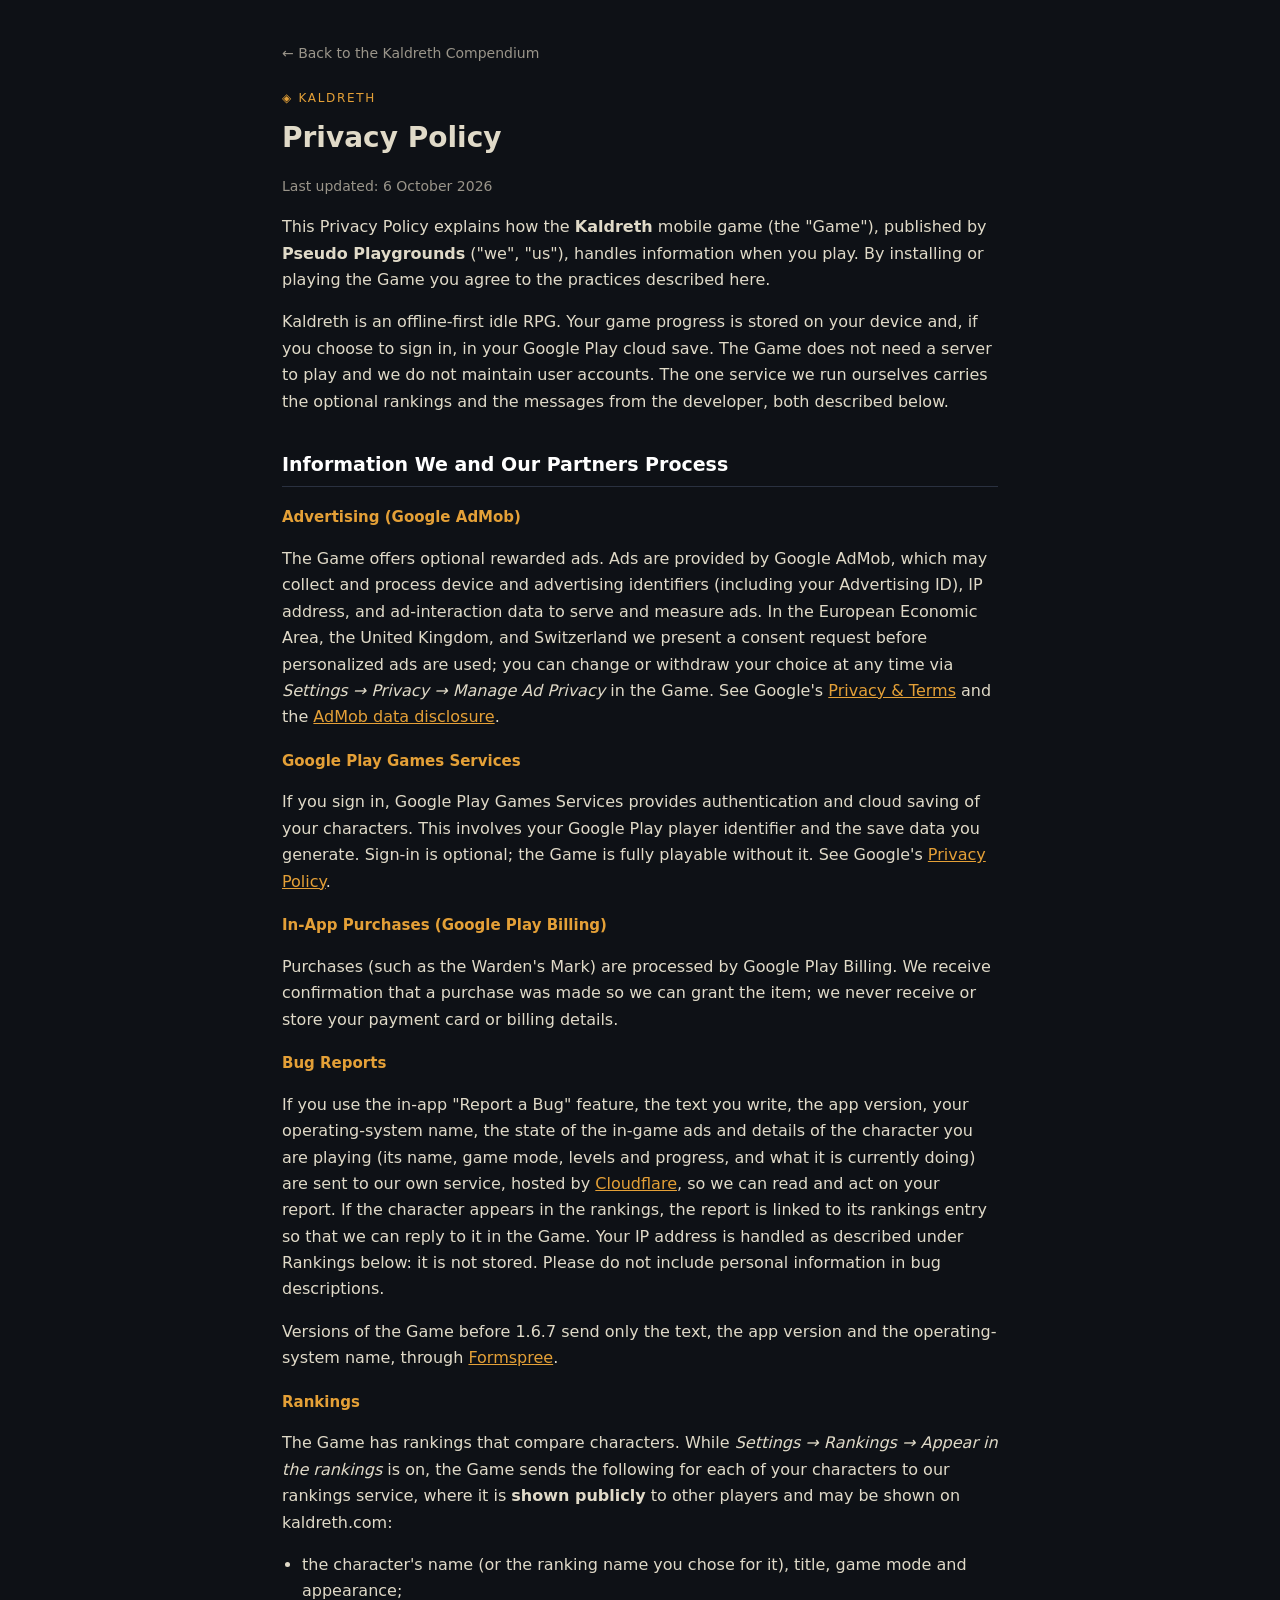
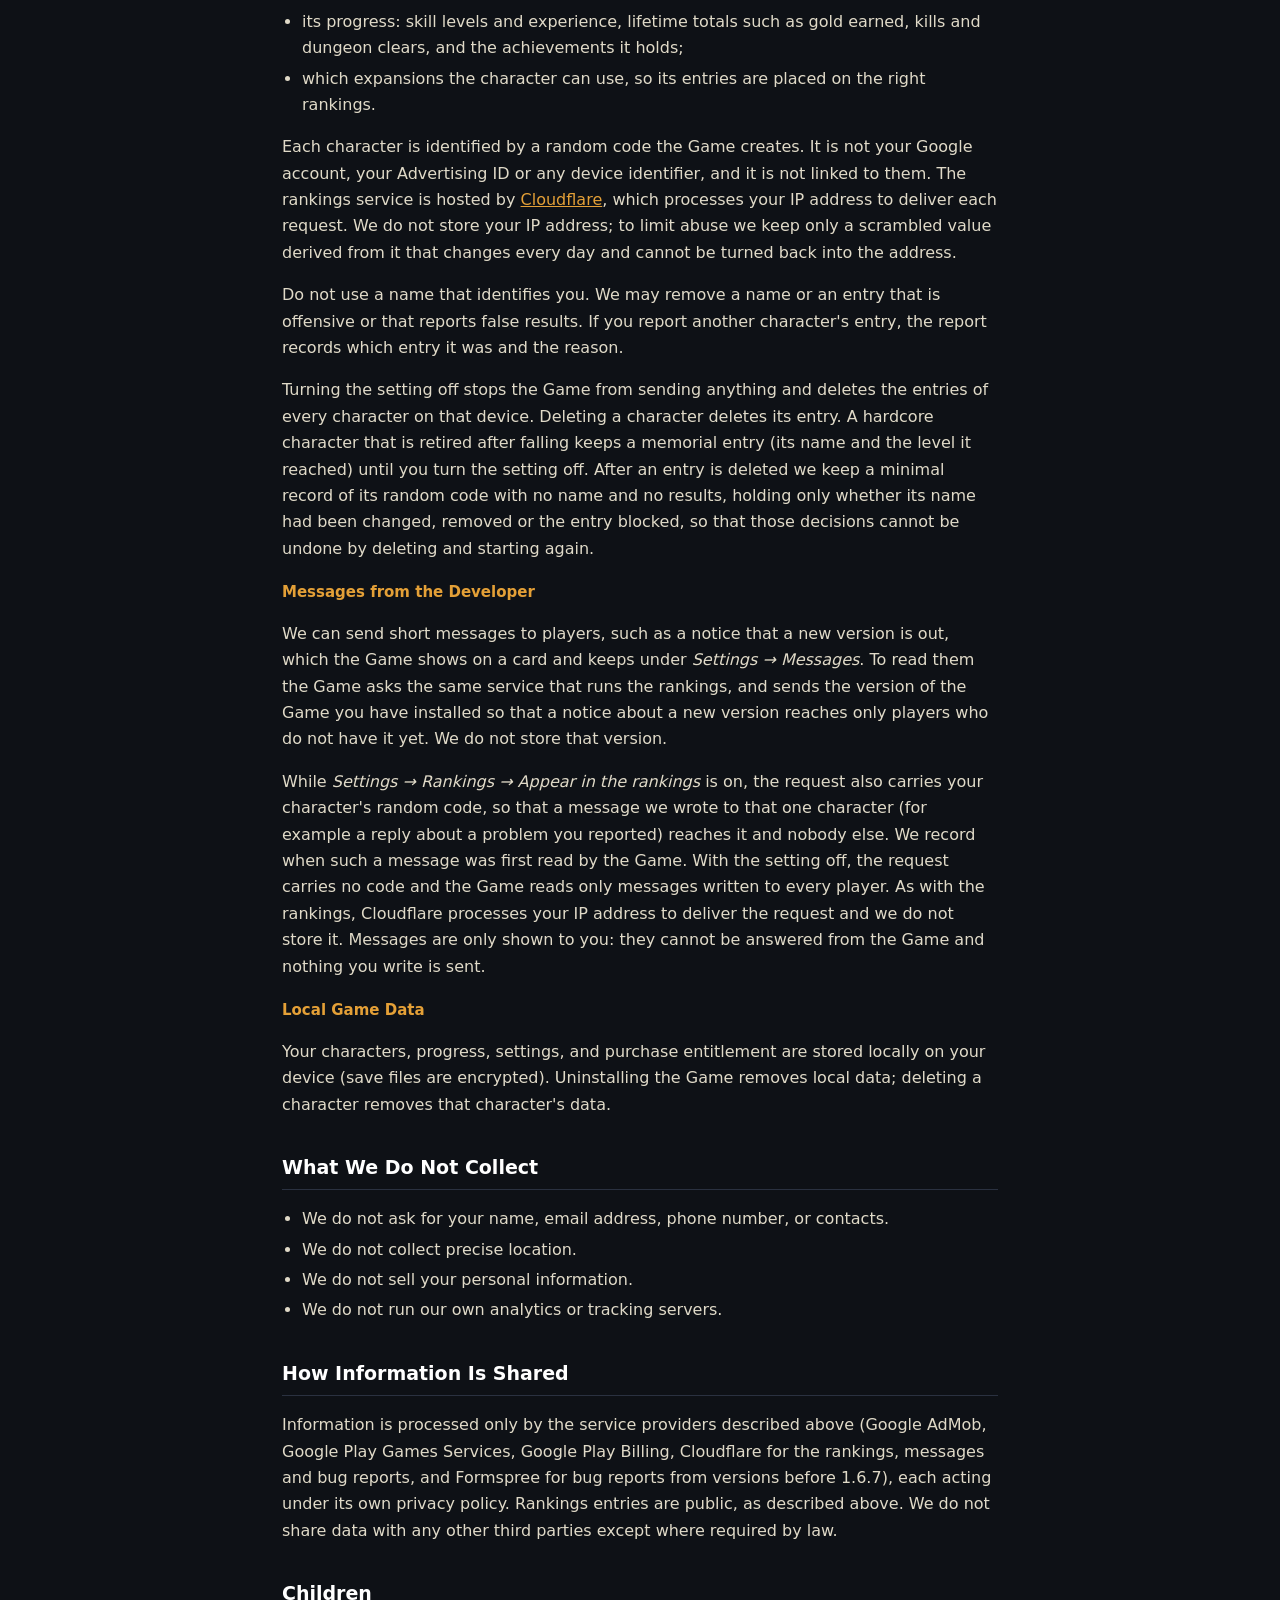
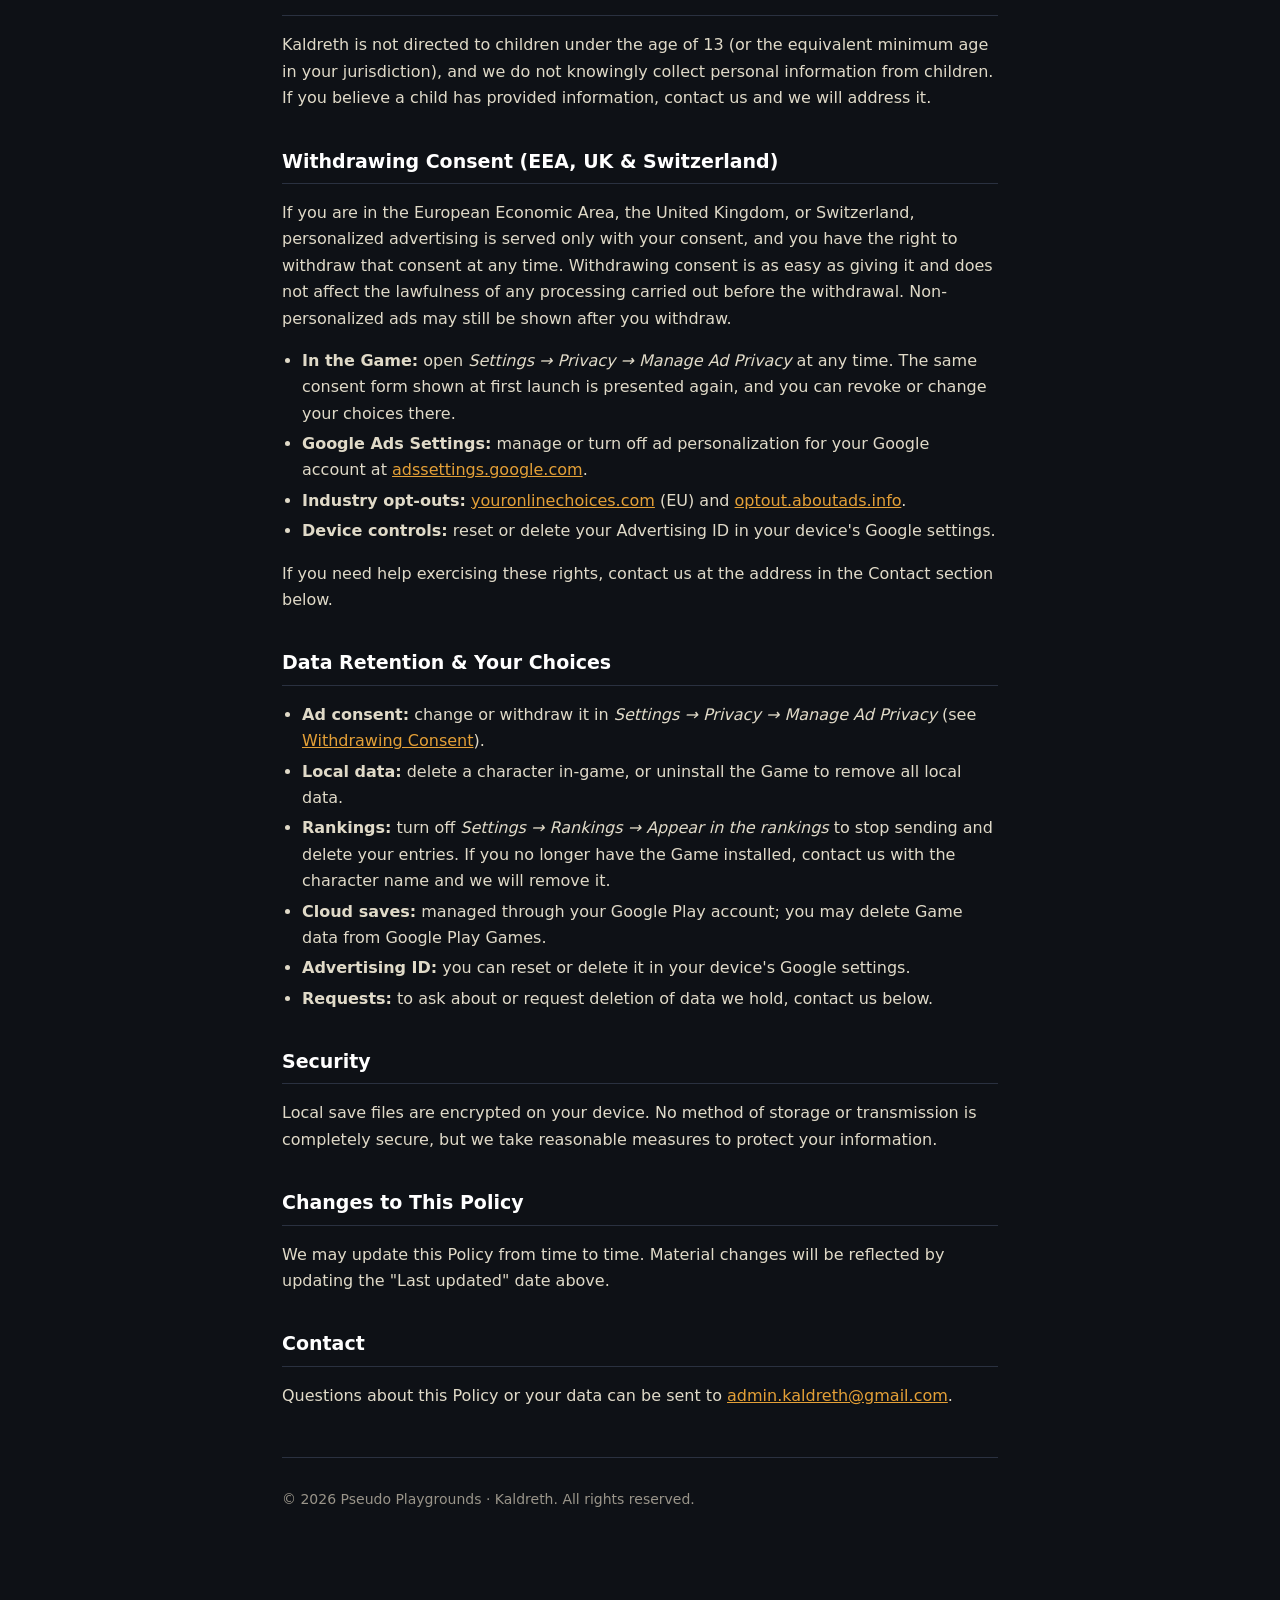
<file: privacy.html>
<!doctype html>
<html lang="en">
  <head>
    <meta charset="utf-8" />
    <meta name="viewport" content="width=device-width, initial-scale=1" />
    <meta name="theme-color" content="#0e1116" />
    <title>Privacy Policy: Kaldreth</title>
    <meta name="description" content="Privacy Policy for the Kaldreth mobile game." />
    <meta name="robots" content="index,follow" />
    <style>
      :root {
        --bg: #0e1116;
        --panel: #161b26;
        --text: #e0dac8;
        --muted: #9a958a;
        --amber: #e4a037;
        --line: #2a3140;
      }
      * { box-sizing: border-box; }
      body {
        margin: 0;
        background: var(--bg);
        color: var(--text);
        font-family: system-ui, -apple-system, "Segoe UI", Roboto, sans-serif;
        line-height: 1.65;
        font-size: 16px;
      }
      .wrap { max-width: 760px; margin: 0 auto; padding: 40px 22px 80px; }
      .eyebrow { color: var(--amber); letter-spacing: .14em; text-transform: uppercase; font-size: 12px; margin: 0 0 6px; }
      h1 { font-size: 28px; margin: 0 0 4px; }
      h2 { font-size: 19px; margin: 34px 0 8px; color: #fff; border-bottom: 1px solid var(--line); padding-bottom: 6px; }
      h3 { font-size: 15px; margin: 18px 0 4px; color: var(--amber); }
      p, li { color: var(--text); }
      .muted { color: var(--muted); font-size: 14px; }
      a { color: var(--amber); }
      ul { padding-left: 20px; }
      li { margin: 4px 0; }
      code { background: var(--panel); padding: 1px 6px; border-radius: 4px; font-size: 13px; }
      .back { display: inline-block; margin-bottom: 24px; color: var(--muted); text-decoration: none; font-size: 14px; }
      .back:hover { color: var(--amber); }
      footer { margin-top: 48px; border-top: 1px solid var(--line); padding-top: 16px; }
    </style>
  </head>
  <body>
    <div class="wrap">
      <a class="back" href="/">← Back to the Kaldreth Compendium</a>
      <p class="eyebrow">◈ Kaldreth</p>
      <h1>Privacy Policy</h1>
      <p class="muted">Last updated: 6 October 2026</p>

      <p>
        This Privacy Policy explains how the <strong>Kaldreth</strong> mobile game
        (the "Game"), published by <strong>Pseudo Playgrounds</strong> ("we", "us"),
        handles information when you play. By installing or playing the Game you
        agree to the practices described here.
      </p>
      <p>
        Kaldreth is an offline-first idle RPG. Your game progress is stored on your
        device and, if you choose to sign in, in your Google Play cloud save. The
        Game does not need a server to play and we do not maintain user accounts.
        The one service we run ourselves carries the optional rankings and the
        messages from the developer, both described below.
      </p>

      <h2>Information We and Our Partners Process</h2>

      <h3>Advertising (Google AdMob)</h3>
      <p>
        The Game offers optional rewarded ads. Ads are provided by Google AdMob,
        which may collect and process device and advertising identifiers (including
        your Advertising ID), IP address, and ad-interaction data to serve and
        measure ads. In the European Economic Area, the United Kingdom, and
        Switzerland we present a consent request before personalized ads are used;
        you can change or withdraw your choice at any time via
        <em>Settings → Privacy → Manage Ad Privacy</em> in the Game. See Google's
        <a href="https://policies.google.com/technologies/partner-sites" target="_blank" rel="noopener">Privacy &amp; Terms</a>
        and the <a href="https://support.google.com/admob/answer/6128543" target="_blank" rel="noopener">AdMob data disclosure</a>.
      </p>

      <h3>Google Play Games Services</h3>
      <p>
        If you sign in, Google Play Games Services provides authentication and
        cloud saving of your characters. This involves your Google Play player
        identifier and the save data you generate. Sign-in is optional; the Game is
        fully playable without it. See Google's
        <a href="https://policies.google.com/privacy" target="_blank" rel="noopener">Privacy Policy</a>.
      </p>

      <h3>In-App Purchases (Google Play Billing)</h3>
      <p>
        Purchases (such as the Warden's Mark) are processed by Google Play Billing.
        We receive confirmation that a purchase was made so we can grant the item;
        we never receive or store your payment card or billing details.
      </p>

      <h3>Bug Reports</h3>
      <p>
        If you use the in-app "Report a Bug" feature, the text you write, the app
        version, your operating-system name, the state of the in-game ads and
        details of the character you are playing (its name, game mode, levels
        and progress, and what it is currently doing) are sent to our own
        service, hosted by
        <a href="https://www.cloudflare.com/privacypolicy/" target="_blank" rel="noopener">Cloudflare</a>,
        so we can read and act on your report. If the character appears in the
        rankings, the report is linked to its rankings entry so that we can
        reply to it in the Game. Your IP address is handled as described under
        Rankings below: it is not stored. Please do not include personal
        information in bug descriptions.
      </p>
      <p>
        Versions of the Game before 1.6.7 send only the text, the app version
        and the operating-system name, through
        <a href="https://formspree.io/legal/privacy-policy/" target="_blank" rel="noopener">Formspree</a>.
      </p>

      <h3>Rankings</h3>
      <p>
        The Game has rankings that compare characters. While
        <em>Settings → Rankings → Appear in the rankings</em> is on, the Game sends
        the following for each of your characters to our rankings service, where
        it is <strong>shown publicly</strong> to other players and may be shown
        on kaldreth.com:
      </p>
      <ul>
        <li>the character's name (or the ranking name you chose for it), title, game mode and appearance;</li>
        <li>its progress: skill levels and experience, lifetime totals such as gold earned, kills and dungeon clears, and the achievements it holds;</li>
        <li>which expansions the character can use, so its entries are placed on the right rankings.</li>
      </ul>
      <p>
        Each character is identified by a random code the Game creates. It is not
        your Google account, your Advertising ID or any device identifier, and it
        is not linked to them. The rankings service is hosted by
        <a href="https://www.cloudflare.com/privacypolicy/" target="_blank" rel="noopener">Cloudflare</a>,
        which processes your IP address to deliver each request. We do not store
        your IP address; to limit abuse we keep only a scrambled value derived
        from it that changes every day and cannot be turned back into the address.
      </p>
      <p>
        Do not use a name that identifies you. We may remove a name or an entry
        that is offensive or that reports false results. If you report another
        character's entry, the report records which entry it was and the reason.
      </p>
      <p>
        Turning the setting off stops the Game from sending anything and deletes
        the entries of every character on that device. Deleting a character
        deletes its entry. A hardcore character that is retired after falling
        keeps a memorial entry (its name and the level it reached) until you turn
        the setting off. After an entry is deleted we keep a minimal record of its
        random code with no name and no results, holding only whether its name had
        been changed, removed or the entry blocked, so that those decisions
        cannot be undone by deleting and starting again.
      </p>

      <h3>Messages from the Developer</h3>
      <p>
        We can send short messages to players, such as a notice that a new
        version is out, which the Game shows on a card and keeps under
        <em>Settings → Messages</em>. To read them the Game asks the same service
        that runs the rankings, and sends the version of the Game you have
        installed so that a notice about a new version reaches only players who
        do not have it yet. We do not store that version.
      </p>
      <p>
        While <em>Settings → Rankings → Appear in the rankings</em> is on, the
        request also carries your character's random code, so that a message we
        wrote to that one character (for example a reply about a problem you
        reported) reaches it and nobody else. We record when such a message was
        first read by the Game. With the setting off, the request carries no
        code and the Game reads only messages written to every player. As with
        the rankings, Cloudflare processes your IP address to deliver the
        request and we do not store it. Messages are only shown to you: they
        cannot be answered from the Game and nothing you write is sent.
      </p>

      <h3>Local Game Data</h3>
      <p>
        Your characters, progress, settings, and purchase entitlement are stored
        locally on your device (save files are encrypted). Uninstalling the Game
        removes local data; deleting a character removes that character's data.
      </p>

      <h2>What We Do Not Collect</h2>
      <ul>
        <li>We do not ask for your name, email address, phone number, or contacts.</li>
        <li>We do not collect precise location.</li>
        <li>We do not sell your personal information.</li>
        <li>We do not run our own analytics or tracking servers.</li>
      </ul>

      <h2>How Information Is Shared</h2>
      <p>
        Information is processed only by the service providers described above
        (Google AdMob, Google Play Games Services, Google Play Billing, Cloudflare
        for the rankings, messages and bug reports, and Formspree for bug
        reports from versions before 1.6.7), each acting under its own
        privacy policy. Rankings entries are public, as described above. We do
        not share data with any other third parties except where required by law.
      </p>

      <h2>Children</h2>
      <p>
        Kaldreth is not directed to children under the age of 13 (or the equivalent
        minimum age in your jurisdiction), and we do not knowingly collect personal
        information from children. If you believe a child has provided information,
        contact us and we will address it.
      </p>

      <h2 id="consent-revocation">Withdrawing Consent (EEA, UK &amp; Switzerland)</h2>
      <p>
        If you are in the European Economic Area, the United Kingdom, or
        Switzerland, personalized advertising is served only with your consent,
        and you have the right to withdraw that consent at any time. Withdrawing
        consent is as easy as giving it and does not affect the lawfulness of any
        processing carried out before the withdrawal. Non-personalized ads may
        still be shown after you withdraw.
      </p>
      <ul>
        <li>
          <strong>In the Game:</strong> open
          <em>Settings → Privacy → Manage Ad Privacy</em> at any time. The same
          consent form shown at first launch is presented again, and you can
          revoke or change your choices there.
        </li>
        <li>
          <strong>Google Ads Settings:</strong> manage or turn off ad
          personalization for your Google account at
          <a href="https://adssettings.google.com" target="_blank" rel="noopener">adssettings.google.com</a>.
        </li>
        <li>
          <strong>Industry opt-outs:</strong>
          <a href="https://www.youronlinechoices.com" target="_blank" rel="noopener">youronlinechoices.com</a> (EU) and
          <a href="https://optout.aboutads.info" target="_blank" rel="noopener">optout.aboutads.info</a>.
        </li>
        <li>
          <strong>Device controls:</strong> reset or delete your Advertising ID
          in your device's Google settings.
        </li>
      </ul>
      <p>
        If you need help exercising these rights, contact us at the address in
        the Contact section below.
      </p>

      <h2>Data Retention &amp; Your Choices</h2>
      <ul>
        <li><strong>Ad consent:</strong> change or withdraw it in <em>Settings → Privacy → Manage Ad Privacy</em> (see <a href="#consent-revocation">Withdrawing Consent</a>).</li>
        <li><strong>Local data:</strong> delete a character in-game, or uninstall the Game to remove all local data.</li>
        <li><strong>Rankings:</strong> turn off <em>Settings → Rankings → Appear in the rankings</em> to stop sending and delete your entries. If you no longer have the Game installed, contact us with the character name and we will remove it.</li>
        <li><strong>Cloud saves:</strong> managed through your Google Play account; you may delete Game data from Google Play Games.</li>
        <li><strong>Advertising ID:</strong> you can reset or delete it in your device's Google settings.</li>
        <li><strong>Requests:</strong> to ask about or request deletion of data we hold, contact us below.</li>
      </ul>

      <h2>Security</h2>
      <p>
        Local save files are encrypted on your device. No method of storage or
        transmission is completely secure, but we take reasonable measures to
        protect your information.
      </p>

      <h2>Changes to This Policy</h2>
      <p>
        We may update this Policy from time to time. Material changes will be
        reflected by updating the "Last updated" date above.
      </p>

      <h2>Contact</h2>
      <p>
        Questions about this Policy or your data can be sent to
        <a href="mailto:admin.kaldreth@gmail.com">admin.kaldreth@gmail.com</a>.
      </p>

      <footer>
        <p class="muted">© 2026 Pseudo Playgrounds · Kaldreth. All rights reserved.</p>
      </footer>
    </div>
  </body>
</html>
</file>
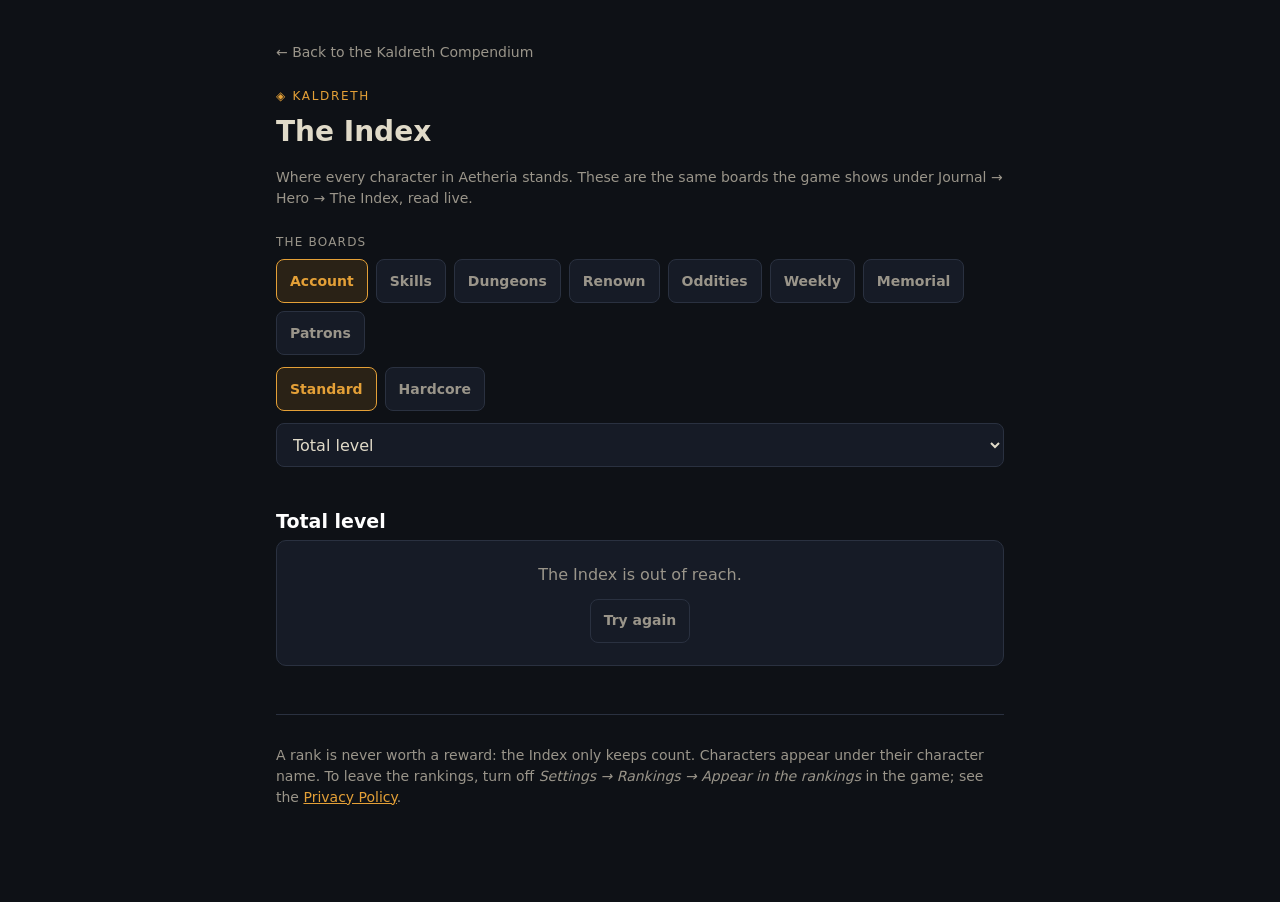
<file: rankings.html>
<!doctype html>
<html lang="en">
  <head>
    <meta charset="utf-8" />
    <meta name="viewport" content="width=device-width, initial-scale=1" />
    <meta name="theme-color" content="#0e1116" />
    <title>The Index: Kaldreth Rankings</title>
    <meta name="description" content="The Index: live rankings for Kaldreth. Total level, every skill, every dungeon, Renown, weekly boards and the hardcore memorial." />
    <meta name="robots" content="index,follow" />
    <link rel="canonical" href="https://kaldreth.com/rankings" />
    <style>
      :root {
        --bg: #0e1116;
        --panel: #161b26;
        --panel-2: #1c2230;
        --text: #e0dac8;
        --muted: #9a958a;
        --amber: #e4a037;
        --line: #2a3140;
      }
      * { box-sizing: border-box; }
      body {
        margin: 0;
        background: var(--bg);
        color: var(--text);
        font-family: system-ui, -apple-system, "Segoe UI", Roboto, sans-serif;
        line-height: 1.5;
        font-size: 16px;
      }
      .wrap { max-width: 760px; margin: 0 auto; padding: 40px 16px 80px; }
      .eyebrow { color: var(--amber); letter-spacing: .14em; text-transform: uppercase; font-size: 12px; margin: 0 0 6px; }
      h1 { font-size: 28px; margin: 0 0 4px; }
      h2 { font-size: 19px; margin: 28px 0 4px; color: #fff; }
      .muted { color: var(--muted); font-size: 14px; }
      a { color: var(--amber); }
      .back { display: inline-block; margin-bottom: 24px; color: var(--muted); text-decoration: none; font-size: 14px; }
      .back:hover { color: var(--amber); }
      .label { color: var(--muted); letter-spacing: .1em; text-transform: uppercase; font-size: 12px; margin: 24px 0 8px; }
      .pills { display: flex; flex-wrap: wrap; gap: 8px; margin: 0 0 12px; }
      .pill {
        font: inherit; font-size: 14px; font-weight: 600;
        color: var(--muted); background: var(--panel);
        border: 1px solid var(--line); border-radius: 8px;
        padding: 9px 13px; min-height: 44px; cursor: pointer;
      }
      .pill:hover { color: var(--text); }
      .pill[aria-pressed="true"] { color: var(--amber); border-color: var(--amber); background: #2a2216; }
      .pill:focus-visible, select:focus-visible { outline: 2px solid var(--amber); outline-offset: 2px; }
      select {
        font: inherit; color: var(--text); background: var(--panel);
        border: 1px solid var(--line); border-radius: 8px;
        padding: 10px 12px; min-height: 44px; width: 100%; margin: 0 0 12px;
      }
      .hidden { display: none !important; }
      .rows { list-style: none; margin: 8px 0 0; padding: 0; }
      .row {
        display: grid; grid-template-columns: 3.2em minmax(0, 1fr) auto;
        gap: 10px; align-items: center;
        background: var(--panel); border: 1px solid var(--line); border-radius: 10px;
        padding: 10px 14px; margin: 0 0 6px;
      }
      .row.top { background: var(--panel-2); border-color: #4a3a1c; }
      .rank { color: var(--muted); font-variant-numeric: tabular-nums; }
      .row.top .rank { color: var(--amber); font-weight: 700; }
      .who { min-width: 0; }
      .name { font-weight: 700; overflow-wrap: anywhere; }
      .title { color: var(--muted); font-size: 13px; }
      .value { text-align: right; font-weight: 700; font-variant-numeric: tabular-nums; white-space: nowrap; }
      .value small { display: block; color: var(--muted); font-weight: 400; font-size: 12px; }
      .state { background: var(--panel); border: 1px solid var(--line); border-radius: 10px; padding: 22px 16px; text-align: center; color: var(--muted); }
      .state button { margin-top: 12px; }
      footer { margin-top: 48px; border-top: 1px solid var(--line); padding-top: 16px; }
    </style>
  </head>
  <body>
    <div class="wrap">
      <a class="back" href="/">← Back to the Kaldreth Compendium</a>
      <p class="eyebrow">◈ Kaldreth</p>
      <h1>The Index</h1>
      <p class="muted">
        Where every character in Aetheria stands. These are the same boards the
        game shows under Journal → Hero → The Index, read live.
      </p>

      <p class="label">The boards</p>
      <div class="pills" id="families" role="group" aria-label="Board family"></div>
      <div class="pills" id="sets" role="group" aria-label="Game mode"></div>
      <select id="board" aria-label="Board"></select>

      <h2 id="board-title"></h2>
      <p class="muted" id="board-note"></p>
      <div id="body" aria-live="polite"></div>

      <footer>
        <p class="muted">
          A rank is never worth a reward: the Index only keeps count. Characters
          appear under their character name. To leave the rankings, turn off
          <em>Settings → Rankings → Appear in the rankings</em> in the game; see the
          <a href="/privacy">Privacy Policy</a>.
        </p>
      </footer>
    </div>

    <script>
      (function () {
        "use strict";
        var API = "https://api.kaldreth.com";
        var catalogue = null;
        var state = { family: "account", key: "total_level", set: "s" };
        var token = 0;

        var el = {
          families: document.getElementById("families"),
          sets: document.getElementById("sets"),
          board: document.getElementById("board"),
          title: document.getElementById("board-title"),
          note: document.getElementById("board-note"),
          body: document.getElementById("body"),
        };

        function group(n) {
          return String(Math.trunc(n)).replace(/\B(?=(\d{3})+(?!\d))/g, ",");
        }

        // SkillData.xp_for_level(): cumulative XP to reach a level.
        var xpTable = null;
        function xpForLevel(level) {
          if (xpTable === null) {
            xpTable = [0, 0];
            var total = 0;
            for (var l = 1; l < 120; l++) {
              var base = Math.floor((l + 300 * Math.pow(2, l / 7)) / 4);
              var mult = l < 50 ? 0.8 : l >= 80 ? 0.7 : 1.0;
              total += Math.floor(base * mult);
              xpTable.push(total * catalogue.xp_scale);
            }
          }
          return xpTable[level];
        }
        function levelForXp(xp) {
          var lo = 1, hi = 120;
          while (lo < hi) {
            var mid = Math.floor((lo + hi + 1) / 2);
            if (xpForLevel(mid) <= xp) lo = mid; else hi = mid - 1;
          }
          return lo;
        }
        function runTime(ms) {
          var secs = Math.floor(Math.max(0, ms) / 1000);
          var h = Math.floor(secs / 3600), m = Math.floor((secs % 3600) / 60), s = secs % 60;
          var two = function (n) { return (n < 10 ? "0" : "") + n; };
          return h > 0 ? h + ":" + two(m) + ":" + two(s) : m + ":" + two(s);
        }
        // TowerData.stage_label(): 10 stages in chapter 1, 20 in chapters 2-10, 190 a difficulty.
        function stageLabel(idx) {
          if (idx <= 0) return "-";
          var i = idx - 1, diff = Math.floor(i / 190), ch = 1;
          i = i % 190;
          while (i >= (ch === 1 ? 10 : 20)) { i -= (ch === 1 ? 10 : 20); ch++; }
          var names = ["Normal", "Hard", "Extreme"];
          var name = diff < names.length ? names[diff] : "Extreme " + (diff - 1);
          return name + " " + ch + "-" + (i + 1);
        }
        // Leaderboards.format_parts(): the value and the small line under it.
        function parts(def, value) {
          switch (def.unit) {
            case "xp": return { main: "Lv " + levelForXp(value), sub: group(value) + " XP" };
            case "xp_gain": return { main: group(value), sub: "XP" };
            case "time": return { main: runTime(catalogue.time_base - value), sub: "" };
            case "gold": return { main: group(value), sub: "gp" };
            case "mp": return { main: group(value), sub: "MP" };
            case "stage": return { main: stageLabel(value), sub: "" };
            case "forge": return { main: "Forge " + value, sub: "" };
          }
          return { main: group(value), sub: "" };
        }

        function defOf(key) {
          for (var i = 0; i < catalogue.boards.length; i++) if (catalogue.boards[i].key === key) return catalogue.boards[i];
          return null;
        }
        function boardsIn(family) {
          return catalogue.boards.filter(function (b) {
            return b.family === family && !(state.set === "h" && b.modes === "normal");
          });
        }

        function pills(host, items, chosen, onPick) {
          host.textContent = "";
          items.forEach(function (item) {
            var button = document.createElement("button");
            button.type = "button";
            button.className = "pill";
            button.textContent = item.label;
            button.setAttribute("aria-pressed", item.key === chosen ? "true" : "false");
            button.addEventListener("click", function () { onPick(item.key); });
            host.appendChild(button);
          });
        }

        function refill() {
          pills(el.families, catalogue.families, state.family, function (family) {
            if (family === state.family) return;
            state.family = family;
            state.key = "";
            refill();
            load();
          });
          // The memorial is one list of fallen Hardcore characters: it has no set.
          el.sets.classList.toggle("hidden", state.family === "memorial");
          pills(el.sets, [{ key: "s", label: "Standard" }, { key: "h", label: "Hardcore" }], state.set, function (set) {
            if (set === state.set) return;
            state.set = set;
            refill();
            load();
          });
          var list = boardsIn(state.family);
          if (!list.some(function (b) { return b.key === state.key; })) state.key = list.length ? list[0].key : "";
          el.board.textContent = "";
          list.forEach(function (b) {
            var option = document.createElement("option");
            option.value = b.key;
            option.textContent = b.label;
            option.selected = b.key === state.key;
            el.board.appendChild(option);
          });
          el.board.classList.toggle("hidden", list.length < 2);
        }

        function message(text, retry) {
          el.body.textContent = "";
          var box = document.createElement("div");
          box.className = "state";
          var line = document.createElement("div");
          line.textContent = text;
          box.appendChild(line);
          if (retry) {
            var button = document.createElement("button");
            button.type = "button";
            button.className = "pill";
            button.textContent = "Try again";
            button.addEventListener("click", load);
            box.appendChild(button);
          }
          el.body.appendChild(box);
        }

        function render(def, rows) {
          if (!rows.length) {
            message("No one is written on this board yet.", false);
            return;
          }
          var list = document.createElement("ol");
          list.className = "rows";
          rows.forEach(function (row) {
            var item = document.createElement("li");
            item.className = "row" + (row.rank <= 3 ? " top" : "");
            var rank = document.createElement("span");
            rank.className = "rank";
            rank.textContent = "#" + group(row.rank);
            var who = document.createElement("div");
            who.className = "who";
            var title = catalogue.titles[row.title] || "";
            var name = document.createElement("div");
            name.className = "name";
            // A censored or filtered name comes back null: the title stands in.
            name.textContent = row.name || title || "Unnamed";
            who.appendChild(name);
            if (row.name && title) {
              var sub = document.createElement("div");
              sub.className = "title";
              sub.textContent = title;
              who.appendChild(sub);
            }
            var value = document.createElement("div");
            value.className = "value";
            var shown = parts(def, Number(row.value) || 0);
            value.textContent = shown.main;
            if (shown.sub) {
              var small = document.createElement("small");
              small.textContent = shown.sub;
              value.appendChild(small);
            }
            item.appendChild(rank);
            item.appendChild(who);
            item.appendChild(value);
            list.appendChild(item);
          });
          el.body.textContent = "";
          el.body.appendChild(list);
        }

        function load() {
          var def = defOf(state.key);
          if (def === null) return;
          var mine = ++token;
          el.title.textContent = def.label + (def.family === "memorial" ? "" : state.set === "h" ? " (Hardcore)" : "");
          el.note.textContent = def.note || "";
          el.note.classList.toggle("hidden", !def.note);
          try {
            history.replaceState(null, "", "#b=" + encodeURIComponent(state.key) + (state.set === "h" ? "&set=h" : ""));
          } catch (e) { /* a sandboxed frame may refuse; the page works without it */ }
          message("Asking the Index...", false);
          fetch(API + "/board?b=" + encodeURIComponent(state.key) + "&set=" + state.set + "&n=100", { headers: { Accept: "application/json" } })
            .then(function (res) { return res.ok ? res.json() : Promise.reject(new Error(String(res.status))); })
            .then(function (data) {
              if (mine !== token) return;
              render(def, Array.isArray(data.rows) ? data.rows : []);
            })
            .catch(function () {
              if (mine !== token) return;
              message("The Index is out of reach.", true);
            });
        }

        function fromHash() {
          var params = new URLSearchParams(location.hash.replace(/^#/, ""));
          var def = defOf(params.get("b") || "");
          if (def === null) return;
          state.set = params.get("set") === "h" && def.modes !== "normal" ? "h" : "s";
          state.family = def.family;
          state.key = def.key;
        }

        el.board.addEventListener("change", function () {
          state.key = el.board.value;
          load();
        });
        window.addEventListener("hashchange", function () {
          var before = state.key + state.set;
          fromHash();
          if (state.key + state.set !== before) { refill(); load(); }
        });

        fetch("data/rankings-boards.json")
          .then(function (res) { return res.ok ? res.json() : Promise.reject(new Error(String(res.status))); })
          .then(function (data) {
            catalogue = data;
            fromHash();
            refill();
            load();
          })
          .catch(function () {
            message("The list of boards could not be read. Reload the page to try again.", false);
          });
      })();
    </script>
  </body>
</html>
</file>
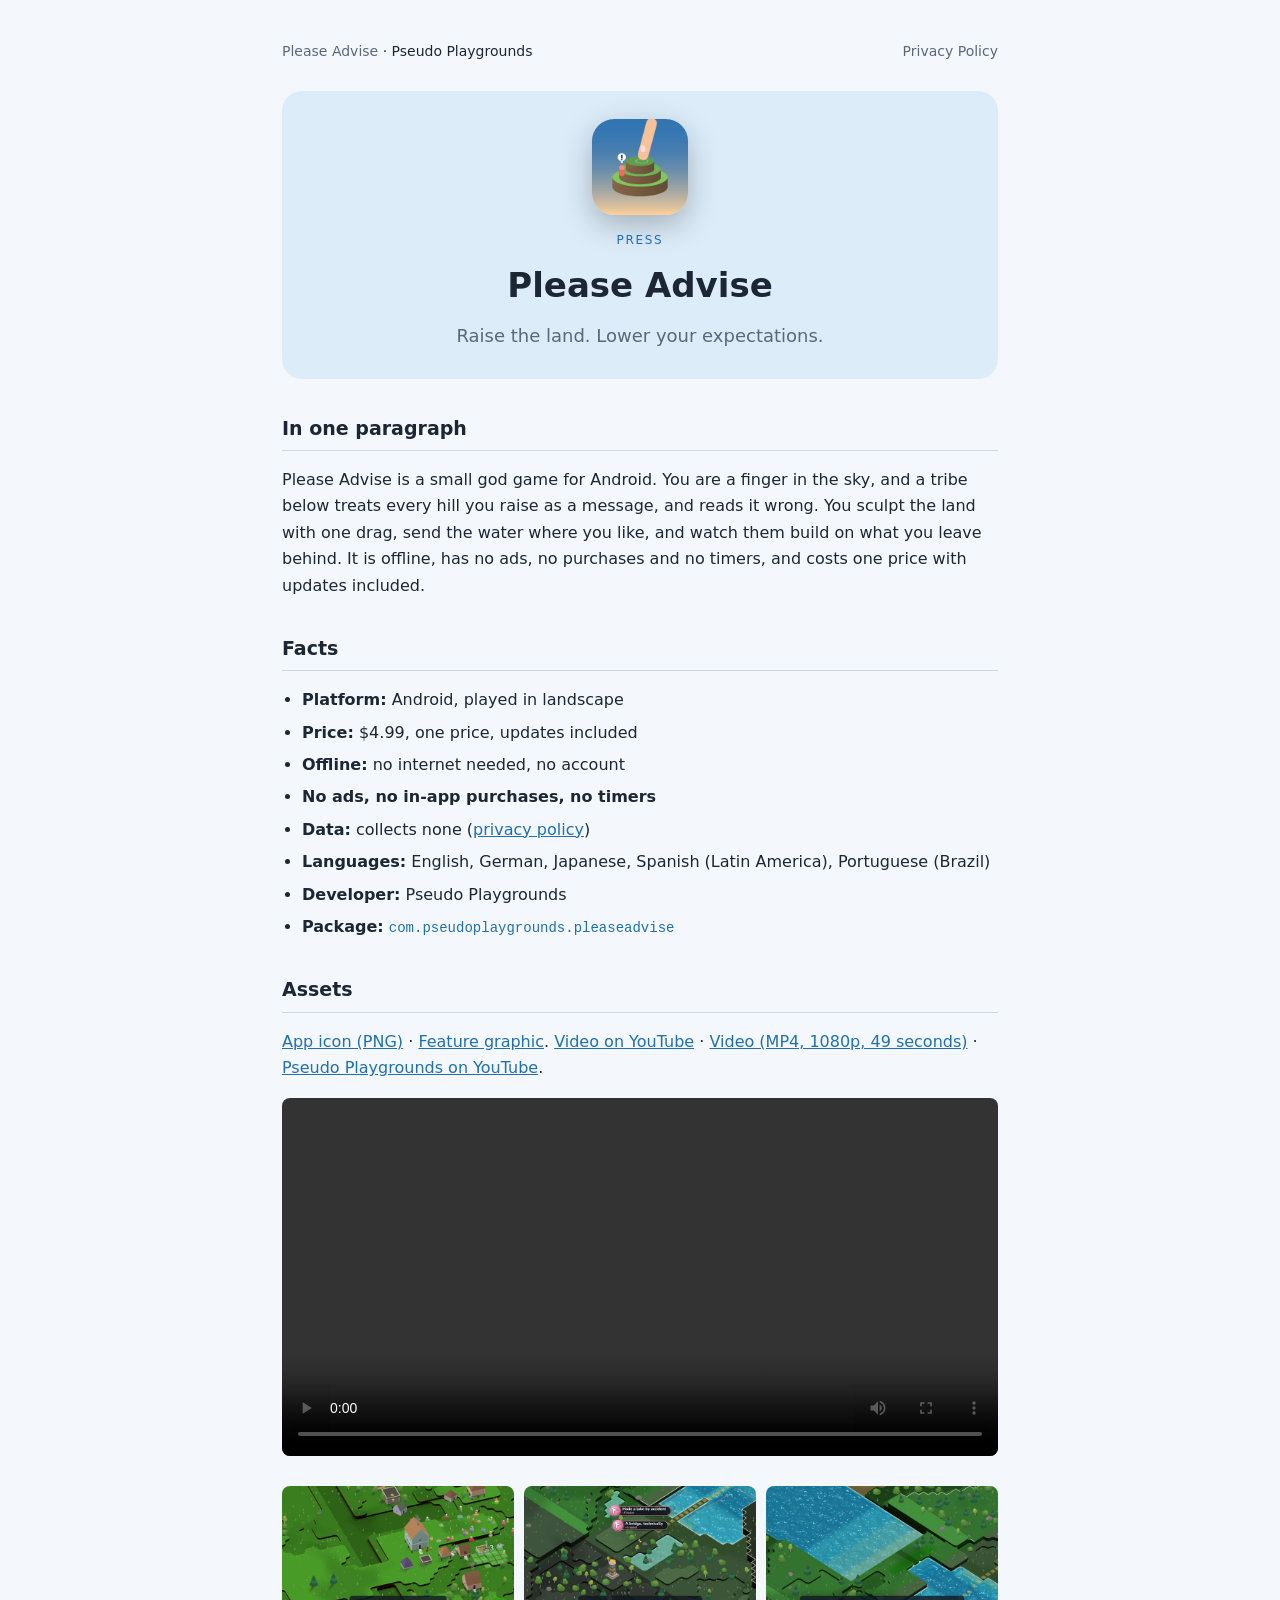
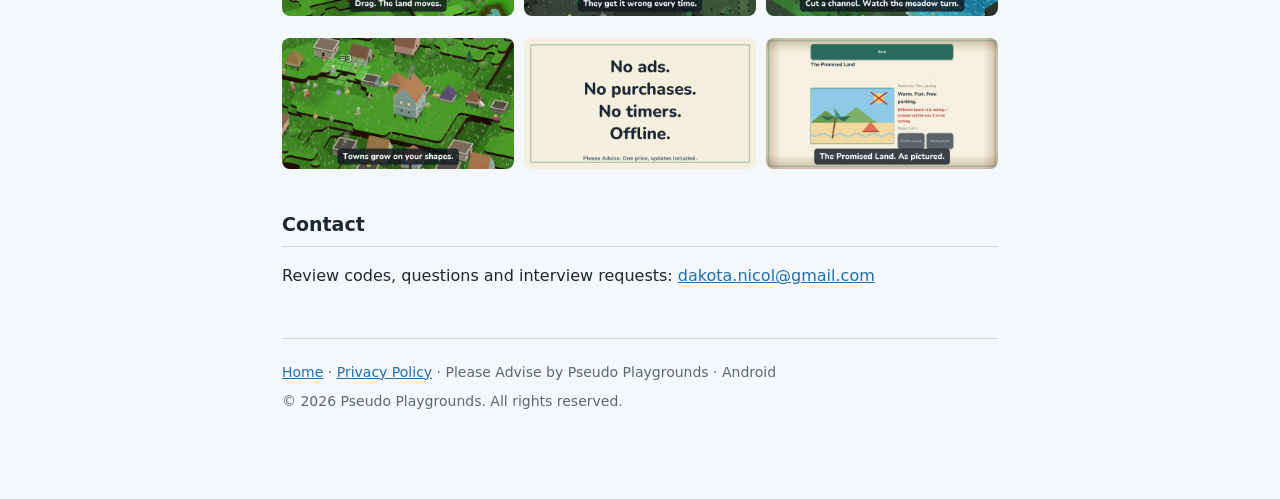
<file: pleaseadvise/press.html>
<!doctype html>
<html lang="en">
  <head>
    <meta charset="utf-8" />
    <meta name="viewport" content="width=device-width, initial-scale=1" />
    <meta name="color-scheme" content="light dark" />
    <title>Please Advise: press</title>
    <meta name="description" content="Press page for Please Advise, an offline Android god game by Pseudo Playgrounds: one paragraph, the facts, the icon and a contact." />
    <meta name="application-name" content="Please Advise" />
    <meta name="robots" content="index,follow" />
    <link rel="canonical" href="https://kaldreth.com/pleaseadvise/press" />
    <link rel="icon" href="/pleaseadvise/images/icon-192.png" type="image/png" />
    <link rel="apple-touch-icon" href="/pleaseadvise/images/icon.png" />
    <meta property="og:title" content="Please Advise" />
    <meta property="og:site_name" content="Please Advise" />
    <meta property="og:description" content="A terrain-sculpting god game. One price, offline, no ads." />
    <meta property="og:image" content="https://kaldreth.com/pleaseadvise/images/icon.png" />
    <meta property="og:type" content="website" />
    <meta property="og:url" content="https://kaldreth.com/pleaseadvise/press" />
    <script type="application/ld+json">
      {"@context":"https://schema.org","@type":"SoftwareApplication","name":"Please Advise","alternateName":"com.pseudoplaygrounds.pleaseadvise","applicationCategory":"GameApplication","operatingSystem":"Android","url":"https://kaldreth.com/pleaseadvise/","author":{"@type":"Organization","name":"Pseudo Playgrounds"},"description":"An offline single-player Android god game. Sculpt the land with one finger and watch a tribe misread what you meant."}
    </script>
    <style>
      :root { --bg:#f4f8fc; --panel:#e4edf6; --text:#1c2733; --muted:#5a6878; --accent:#1f6fb2; --line:#cbd8e6; --hero:#dcecf9; }
      @media (prefers-color-scheme: dark) {
        :root { --bg:#0f1822; --panel:#182534; --text:#e2eaf3; --muted:#92a2b4; --accent:#7cc0f2; --line:#273a4e; --hero:#14212f; }
      }
      * { box-sizing: border-box; }
      html, body { margin: 0; }
      body { background: var(--bg); color: var(--text); font-family: system-ui, -apple-system, "Segoe UI", Roboto, sans-serif; line-height: 1.65; font-size: 16px; }
      .wrap { max-width: 760px; margin: 0 auto; padding: 40px 22px 80px; }
      .topnav { display: flex; justify-content: space-between; gap: 16px; margin-bottom: 28px; font-size: 14px; }
      .topnav a { color: var(--muted); text-decoration: none; }
      .topnav a:hover { color: var(--accent); }
      header { text-align: center; margin-bottom: 28px; background: var(--hero); border-radius: 20px; padding: 28px 18px; }
      .icon { width: 96px; height: 96px; border-radius: 22px; display: block; margin: 0 auto 16px; box-shadow: 0 10px 30px rgba(0,0,0,.25); }
      .eyebrow { color: var(--accent); letter-spacing: .14em; text-transform: uppercase; font-size: 12px; margin: 0 0 6px; }
      h1 { font-size: 34px; margin: 0 0 8px; }
      .app-id { font-family: ui-monospace, Consolas, monospace; font-size: 14px; color: var(--accent); margin: 0 0 10px; word-break: break-all; }
      .lede { color: var(--muted); font-size: 18px; margin: 0 auto; max-width: 38ch; }
      h2 { font-size: 19px; margin: 34px 0 8px; border-bottom: 1px solid var(--line); padding-bottom: 6px; }
      .muted { color: var(--muted); font-size: 14px; }
      a { color: var(--accent); }
      ul { padding-left: 20px; }
      .shots { list-style: none; padding: 0; display: grid; grid-template-columns: repeat(auto-fill, minmax(220px, 1fr)); gap: 10px; }
      .shots img { width: 100%; height: auto; border-radius: 8px; display: block; }
      li { margin: 6px 0; }
      footer { margin-top: 48px; border-top: 1px solid var(--line); padding-top: 16px; }
      footer p { margin: 6px 0; }
      @media (max-width: 640px) { h1 { font-size: 28px; } }
    </style>
  </head>
  <body>
    <div class="wrap">
      <nav class="topnav" aria-label="Site">
        <span><a href="https://kaldreth.com/pleaseadvise/">Please Advise</a> &middot; Pseudo Playgrounds</span>
        <a href="https://kaldreth.com/pleaseadvise/privacy">Privacy Policy</a>
      </nav>

      <header>
        <img class="icon" src="/pleaseadvise/images/icon.png" alt="Please Advise icon" />
        <p class="eyebrow">Press</p>
        <h1>Please Advise</h1>
        <p class="lede">Raise the land. Lower your expectations.</p>
      </header>

      <h2>In one paragraph</h2>
      <p>
        Please Advise is a small god game for Android. You are a finger in the
        sky, and a tribe below treats every hill you raise as a message, and
        reads it wrong. You sculpt the land with one drag, send the water where
        you like, and watch them build on what you leave behind. It is offline,
        has no ads, no purchases and no timers, and costs one price with
        updates included.
      </p>

      <h2>Facts</h2>
      <ul>
        <li><strong>Platform:</strong> Android, played in landscape</li>
        <li><strong>Price:</strong> $4.99, one price, updates included</li>
        <li><strong>Offline:</strong> no internet needed, no account</li>
        <li><strong>No ads, no in-app purchases, no timers</strong></li>
        <li><strong>Data:</strong> collects none (<a href="https://kaldreth.com/pleaseadvise/privacy">privacy policy</a>)</li>
        <li><strong>Languages:</strong> English, German, Japanese, Spanish (Latin America), Portuguese (Brazil)</li>
        <li><strong>Developer:</strong> Pseudo Playgrounds</li>
        <li><strong>Package:</strong> <span class="app-id">com.pseudoplaygrounds.pleaseadvise</span></li>
      </ul>

      <h2>Assets</h2>
      <p>
        <a href="/pleaseadvise/images/icon.png">App icon (PNG)</a> &middot;
        <a href="/pleaseadvise/images/feature.jpg">Feature graphic</a>.
        <a href="https://www.youtube.com/watch?v=8J8dfUF0jhE">Video on YouTube</a> &middot; <a href="/pleaseadvise/images/trailer.mp4">Video (MP4, 1080p, 49 seconds)</a> &middot; <a href="https://www.youtube.com/@PseudoPlaygrounds">Pseudo Playgrounds on YouTube</a>.
      </p>
      <video controls preload="metadata" playsinline style="width:100%;border-radius:8px" src="/pleaseadvise/images/trailer.mp4"></video>
      <ul class="shots">
        <li><a href="/pleaseadvise/images/shot-01_drag.jpg"><img src="/pleaseadvise/images/shot-01_drag.jpg" alt="Drag. The land moves." loading="lazy" /></a></li>
        <li><a href="/pleaseadvise/images/shot-02_wrong.jpg"><img src="/pleaseadvise/images/shot-02_wrong.jpg" alt="They get it wrong every time." loading="lazy" /></a></li>
        <li><a href="/pleaseadvise/images/shot-03_meadow.jpg"><img src="/pleaseadvise/images/shot-03_meadow.jpg" alt="Cut a channel. Watch the meadow turn." loading="lazy" /></a></li>
        <li><a href="/pleaseadvise/images/shot-04_town.jpg"><img src="/pleaseadvise/images/shot-04_town.jpg" alt="Towns grow on your shapes." loading="lazy" /></a></li>
        <li><a href="/pleaseadvise/images/shot-05_card.jpg"><img src="/pleaseadvise/images/shot-05_card.jpg" alt="No ads. No purchases. No timers. Offline." loading="lazy" /></a></li>
        <li><a href="/pleaseadvise/images/shot-06_promised.jpg"><img src="/pleaseadvise/images/shot-06_promised.jpg" alt="The Promised Land. As pictured." loading="lazy" /></a></li>
      </ul>

      <h2>Contact</h2>
      <p>
        Review codes, questions and interview requests:
        <a href="mailto:dakota.nicol@gmail.com">dakota.nicol@gmail.com</a>
      </p>

      <footer>
        <p class="muted">
          <a href="https://kaldreth.com/pleaseadvise/">Home</a>
          &middot; <a href="https://kaldreth.com/pleaseadvise/privacy">Privacy Policy</a>
          &middot; Please Advise by Pseudo Playgrounds &middot; Android
        </p>
        <p class="muted">&copy; 2026 Pseudo Playgrounds. All rights reserved.</p>
      </footer>
    </div>
  </body>
</html>
</file>
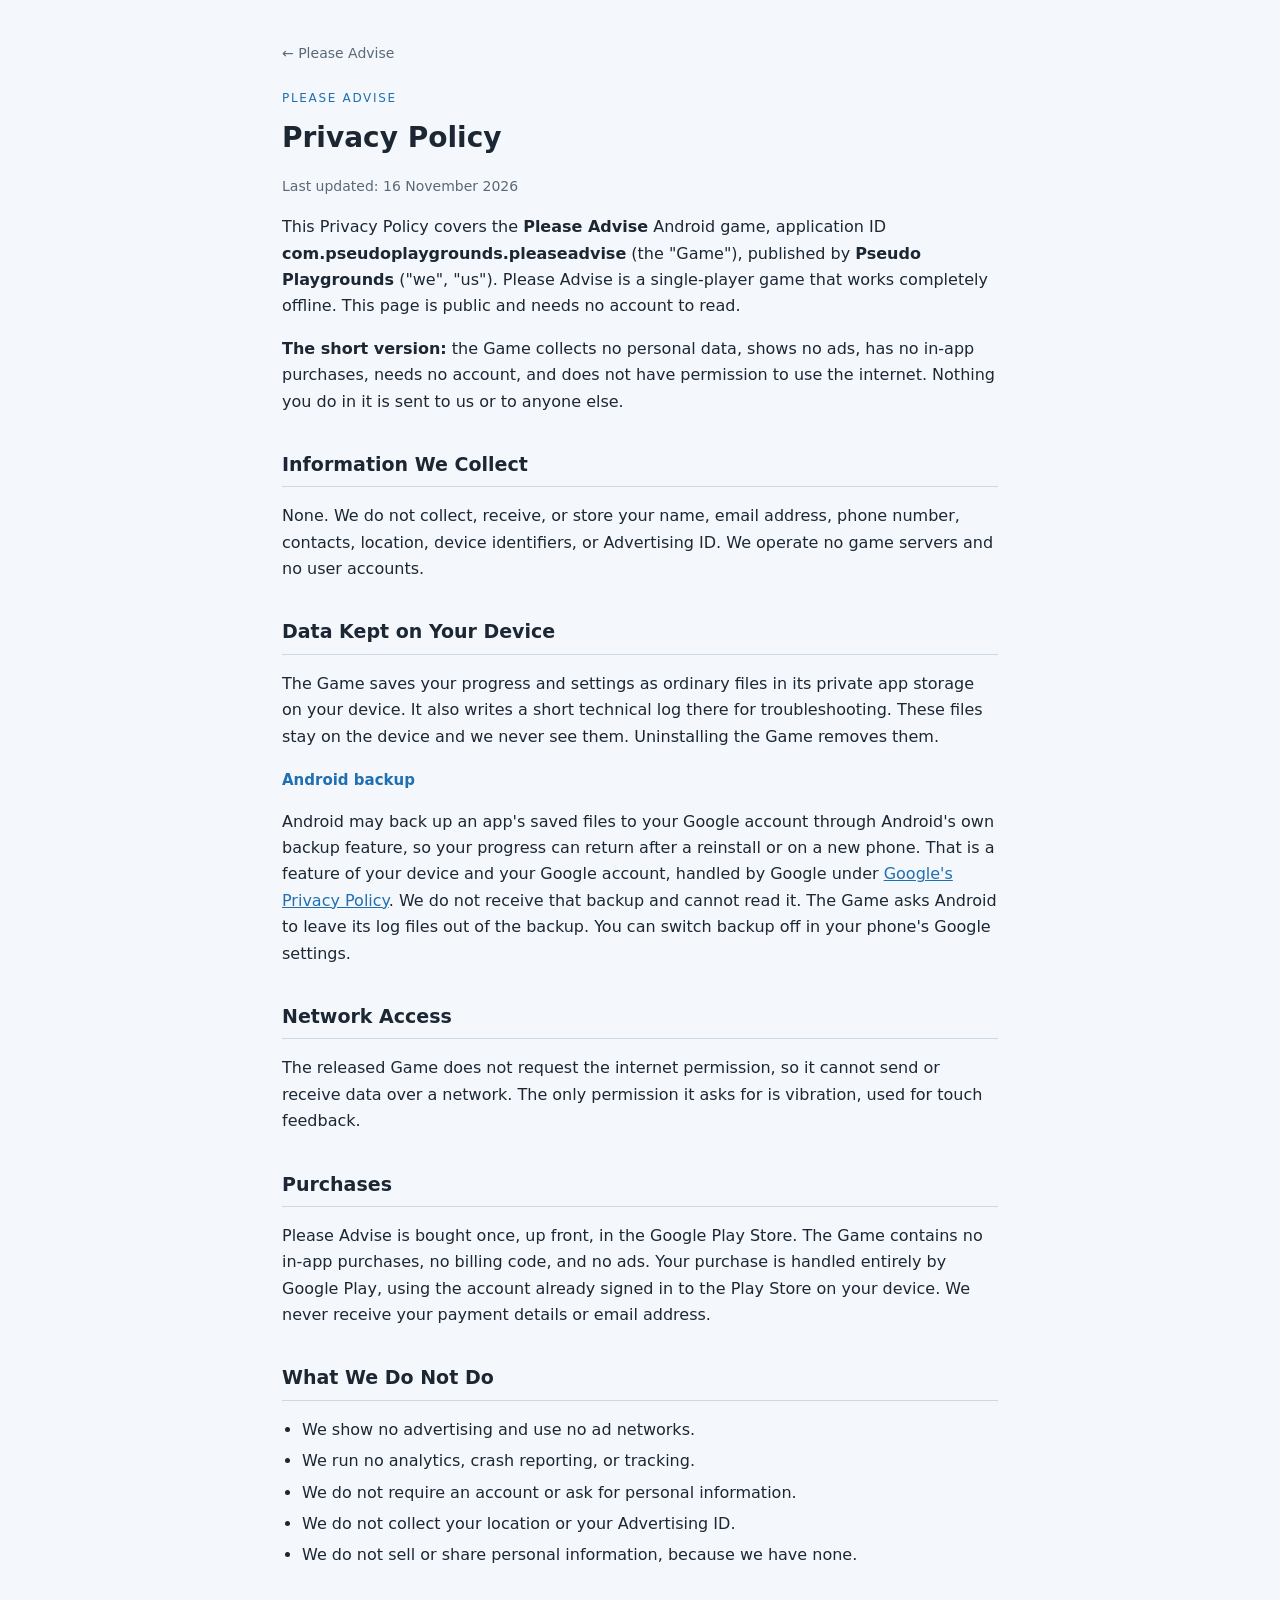
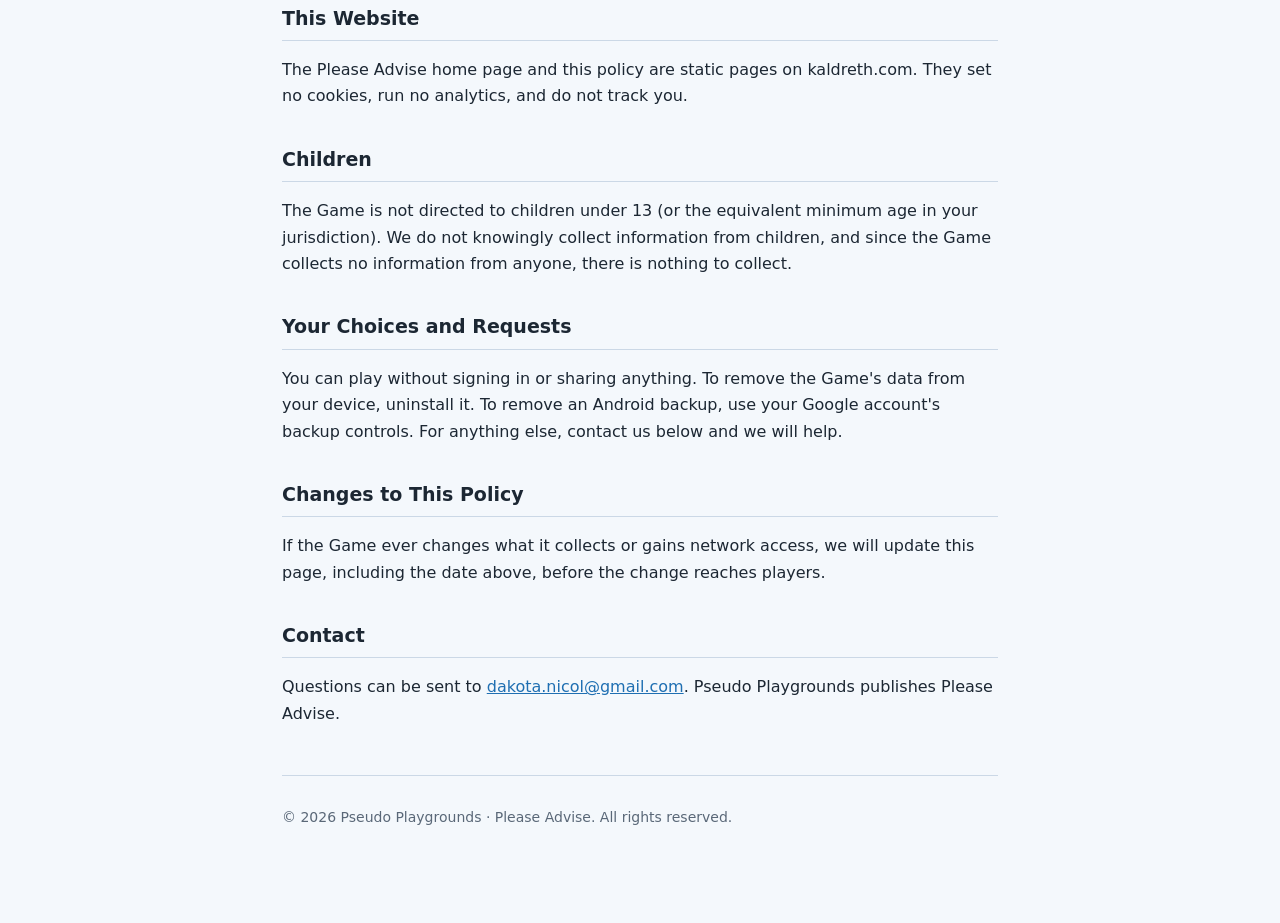
<file: pleaseadvise/privacy.html>
<!doctype html>
<html lang="en">
  <head>
    <meta charset="utf-8" />
    <meta name="viewport" content="width=device-width, initial-scale=1" />
    <meta name="color-scheme" content="light dark" />
    <title>Privacy Policy: Please Advise</title>
    <meta name="description" content="Privacy Policy for Please Advise (com.pseudoplaygrounds.pleaseadvise) by Pseudo Playgrounds. The Android game collects no data and has no internet permission." />
    <meta name="robots" content="index,follow" />
    <style>
      :root { --bg:#f4f8fc; --panel:#e4edf6; --text:#1c2733; --muted:#5a6878; --accent:#1f6fb2; --line:#cbd8e6; }
      @media (prefers-color-scheme: dark) {
        :root { --bg:#0f1822; --panel:#182534; --text:#e2eaf3; --muted:#92a2b4; --accent:#7cc0f2; --line:#273a4e; }
      }
      * { box-sizing: border-box; }
      body { margin: 0; background: var(--bg); color: var(--text); font-family: system-ui, -apple-system, "Segoe UI", Roboto, sans-serif; line-height: 1.65; font-size: 16px; }
      .wrap { max-width: 760px; margin: 0 auto; padding: 40px 22px 80px; }
      .eyebrow { color: var(--accent); letter-spacing: .14em; text-transform: uppercase; font-size: 12px; margin: 0 0 6px; }
      h1 { font-size: 28px; margin: 0 0 4px; }
      h2 { font-size: 19px; margin: 34px 0 8px; border-bottom: 1px solid var(--line); padding-bottom: 6px; }
      h3 { font-size: 15px; margin: 18px 0 4px; color: var(--accent); }
      .muted { color: var(--muted); font-size: 14px; }
      a { color: var(--accent); }
      ul { padding-left: 20px; }
      li { margin: 5px 0; }
      .back { display: inline-block; margin-bottom: 24px; color: var(--muted); text-decoration: none; font-size: 14px; }
      .back:hover { color: var(--accent); }
      footer { margin-top: 48px; border-top: 1px solid var(--line); padding-top: 16px; }
    </style>
  </head>
  <body>
    <div class="wrap">
      <a class="back" href="https://kaldreth.com/pleaseadvise/">&larr; Please Advise</a>
      <p class="eyebrow">Please Advise</p>
      <h1>Privacy Policy</h1>
      <p class="muted">Last updated: 16 November 2026</p>

      <p>
        This Privacy Policy covers the <strong>Please Advise</strong> Android
        game, application ID <strong>com.pseudoplaygrounds.pleaseadvise</strong>
        (the "Game"), published by <strong>Pseudo Playgrounds</strong>
        ("we", "us"). Please Advise is a single-player game that works
        completely offline. This page is public and needs no account to read.
      </p>
      <p>
        <strong>The short version:</strong> the Game collects no personal data,
        shows no ads, has no in-app purchases, needs no account, and does not
        have permission to use the internet. Nothing you do in it is sent to us
        or to anyone else.
      </p>

      <h2>Information We Collect</h2>
      <p>
        None. We do not collect, receive, or store your name, email address,
        phone number, contacts, location, device identifiers, or Advertising ID.
        We operate no game servers and no user accounts.
      </p>

      <h2>Data Kept on Your Device</h2>
      <p>
        The Game saves your progress and settings as ordinary files in its
        private app storage on your device. It also writes a short technical
        log there for troubleshooting. These files stay on the device and we
        never see them. Uninstalling the Game removes them.
      </p>

      <h3>Android backup</h3>
      <p>
        Android may back up an app's saved files to your Google account through
        Android's own backup feature, so your progress can return after a
        reinstall or on a new phone. That is a feature of your device and your
        Google account, handled by Google under
        <a href="https://policies.google.com/privacy" target="_blank" rel="noopener">Google's Privacy Policy</a>.
        We do not receive that backup and cannot read it. The Game asks Android
        to leave its log files out of the backup. You can switch backup off in
        your phone's Google settings.
      </p>

      <h2>Network Access</h2>
      <p>
        The released Game does not request the internet permission, so it cannot
        send or receive data over a network. The only permission it asks for is
        vibration, used for touch feedback.
      </p>

      <h2>Purchases</h2>
      <p>
        Please Advise is bought once, up front, in the Google Play Store. The
        Game contains no in-app purchases, no billing code, and no ads. Your
        purchase is handled entirely by Google Play, using the account already
        signed in to the Play Store on your device. We never receive your
        payment details or email address.
      </p>

      <h2>What We Do Not Do</h2>
      <ul>
        <li>We show no advertising and use no ad networks.</li>
        <li>We run no analytics, crash reporting, or tracking.</li>
        <li>We do not require an account or ask for personal information.</li>
        <li>We do not collect your location or your Advertising ID.</li>
        <li>We do not sell or share personal information, because we have none.</li>
      </ul>

      <h2>This Website</h2>
      <p>
        The Please Advise home page and this policy are static pages on
        kaldreth.com. They set no cookies, run no analytics, and do not track
        you.
      </p>

      <h2>Children</h2>
      <p>
        The Game is not directed to children under 13 (or the equivalent minimum
        age in your jurisdiction). We do not knowingly collect information from
        children, and since the Game collects no information from anyone, there
        is nothing to collect.
      </p>

      <h2>Your Choices and Requests</h2>
      <p>
        You can play without signing in or sharing anything. To remove the
        Game's data from your device, uninstall it. To remove an Android backup,
        use your Google account's backup controls. For anything else, contact us
        below and we will help.
      </p>

      <h2>Changes to This Policy</h2>
      <p>
        If the Game ever changes what it collects or gains network access, we
        will update this page, including the date above, before the change
        reaches players.
      </p>

      <h2>Contact</h2>
      <p>
        Questions can be sent to
        <a href="mailto:dakota.nicol@gmail.com">dakota.nicol@gmail.com</a>.
        Pseudo Playgrounds publishes Please Advise.
      </p>

      <footer>
        <p class="muted">&copy; 2026 Pseudo Playgrounds · Please Advise. All rights reserved.</p>
      </footer>
    </div>
  </body>
</html>
</file>
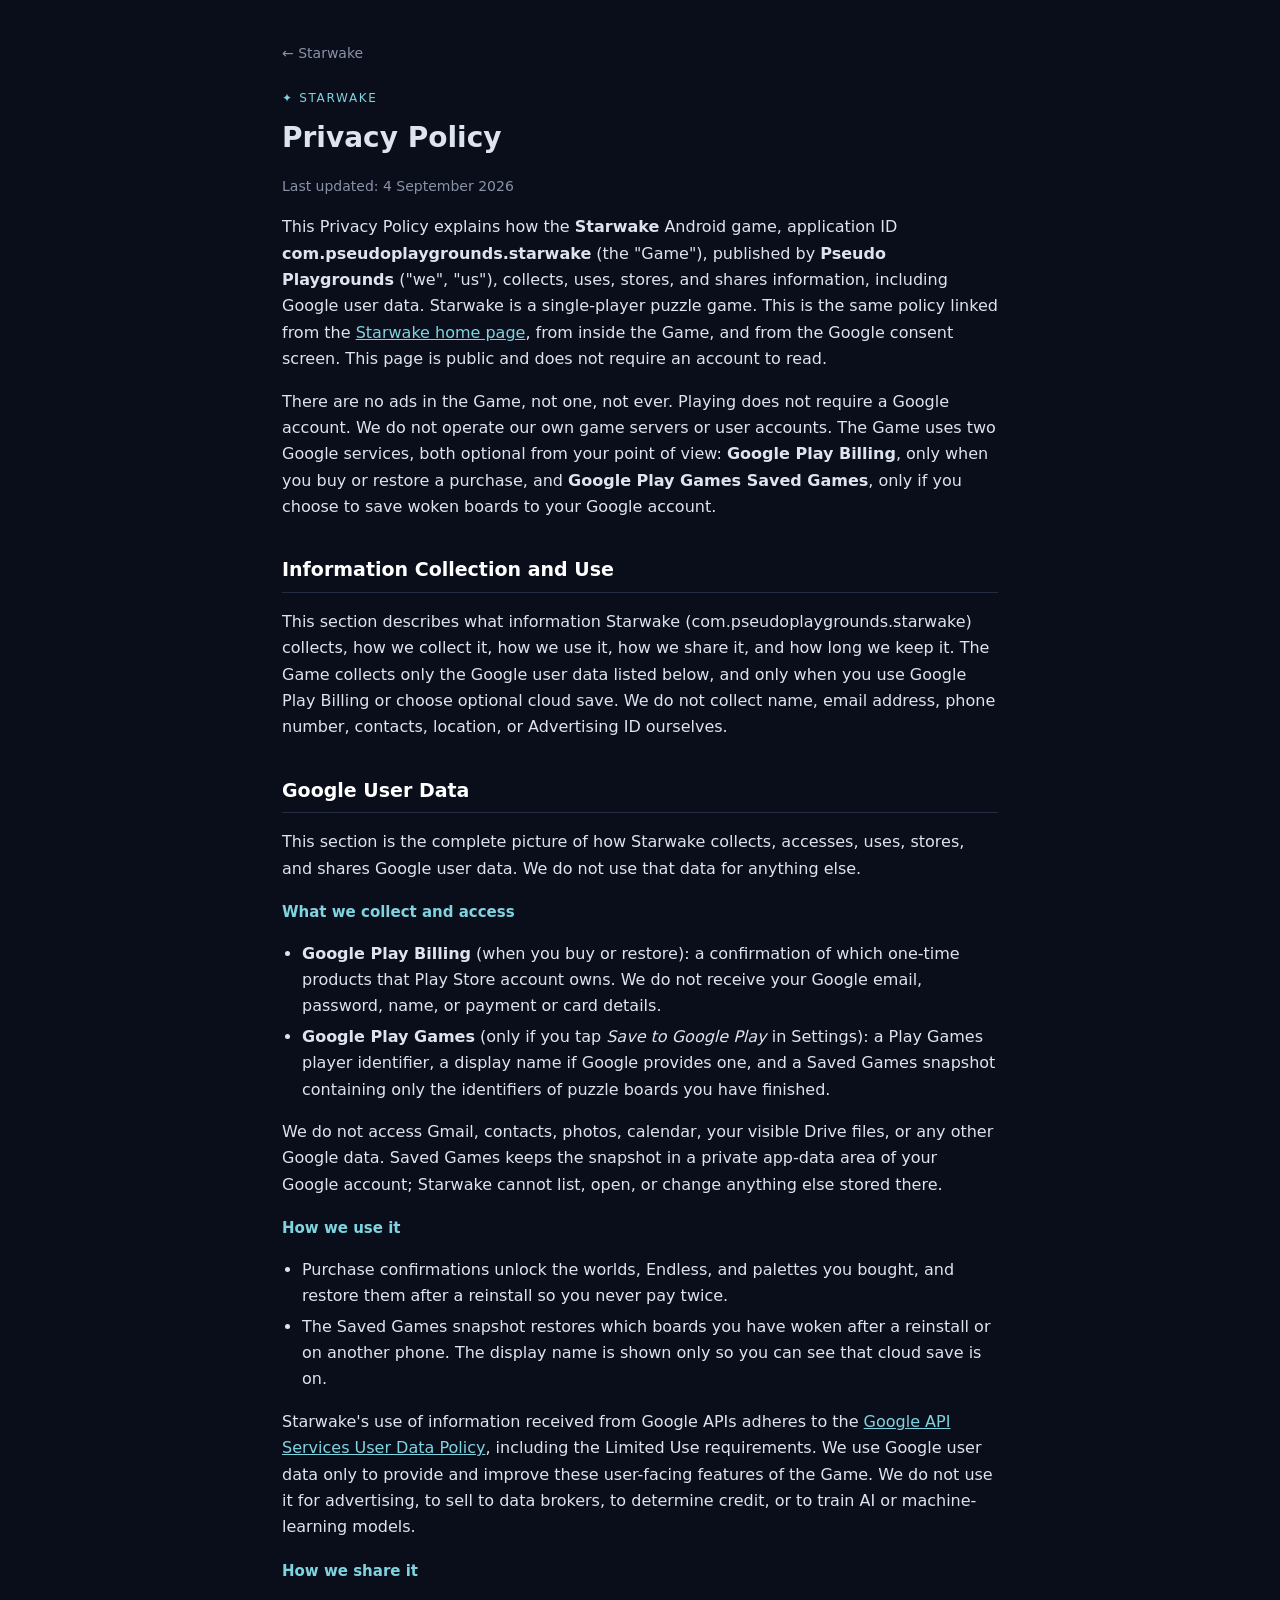
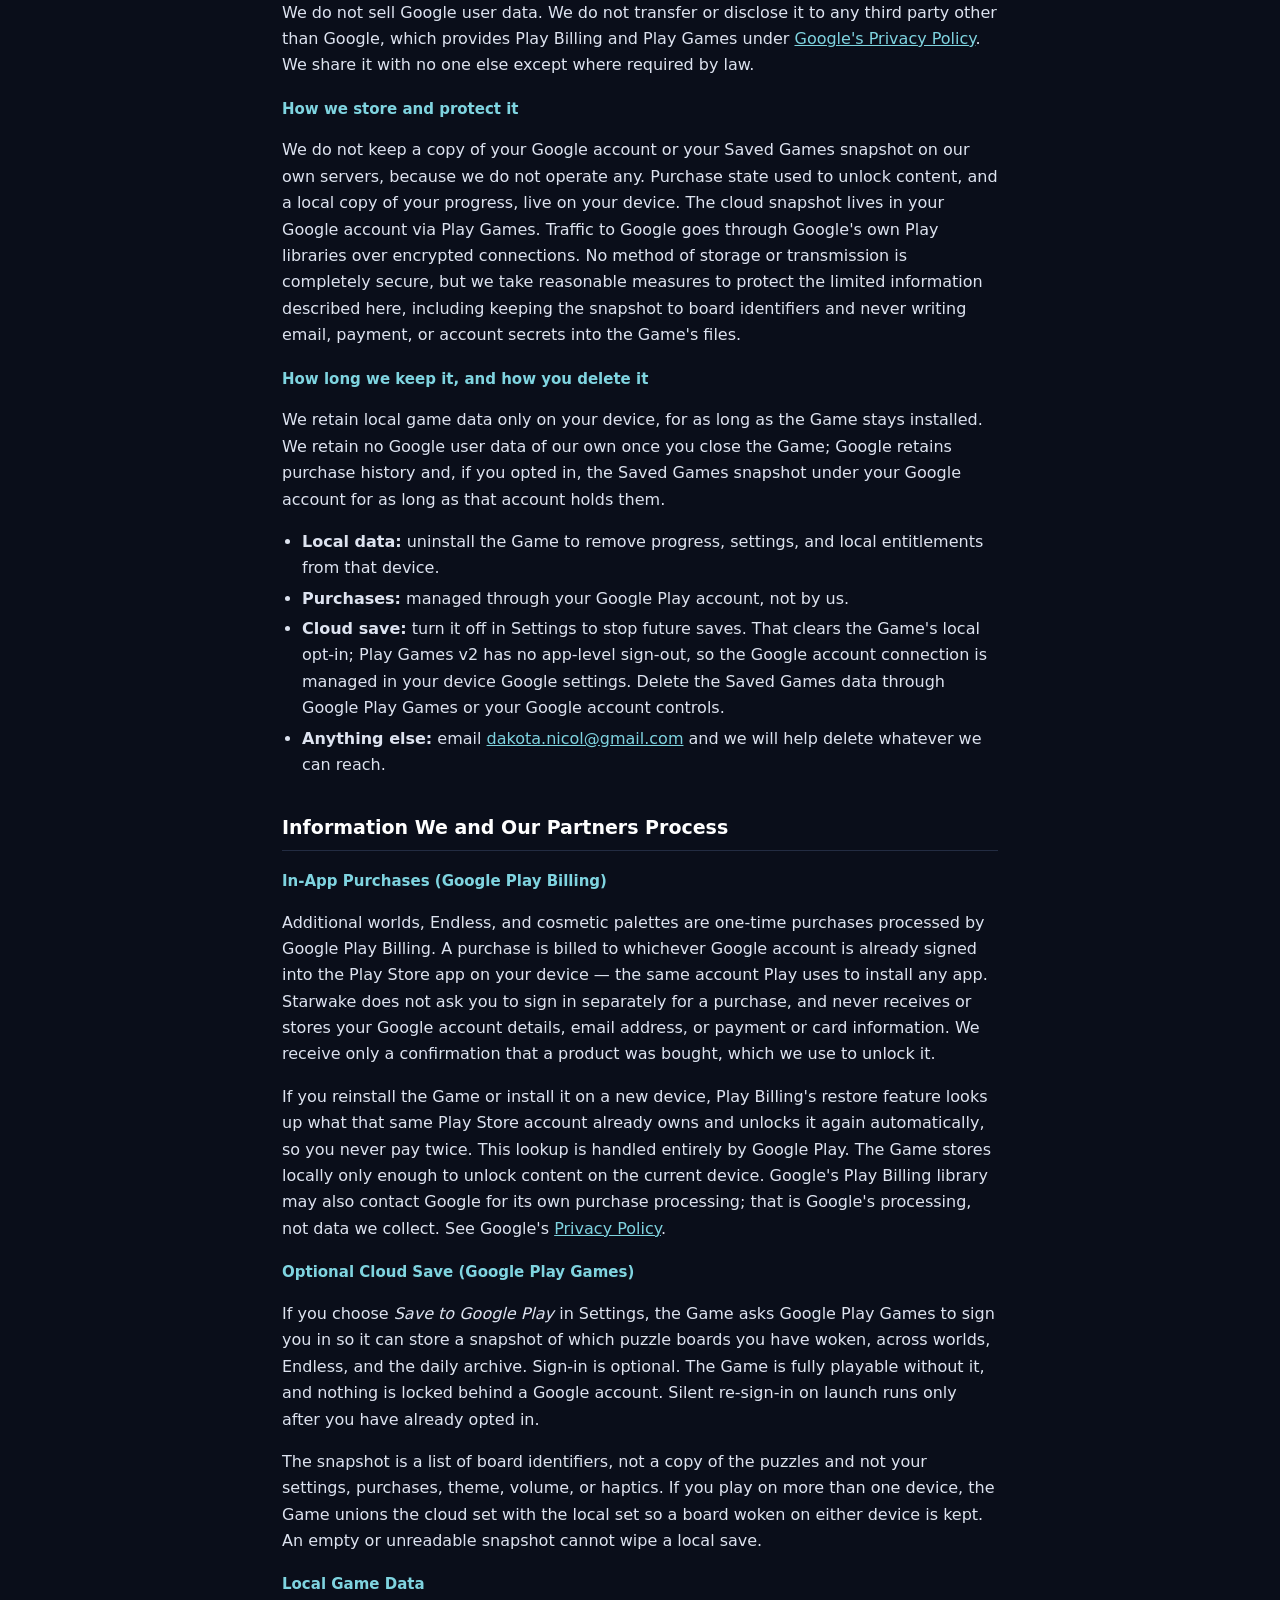
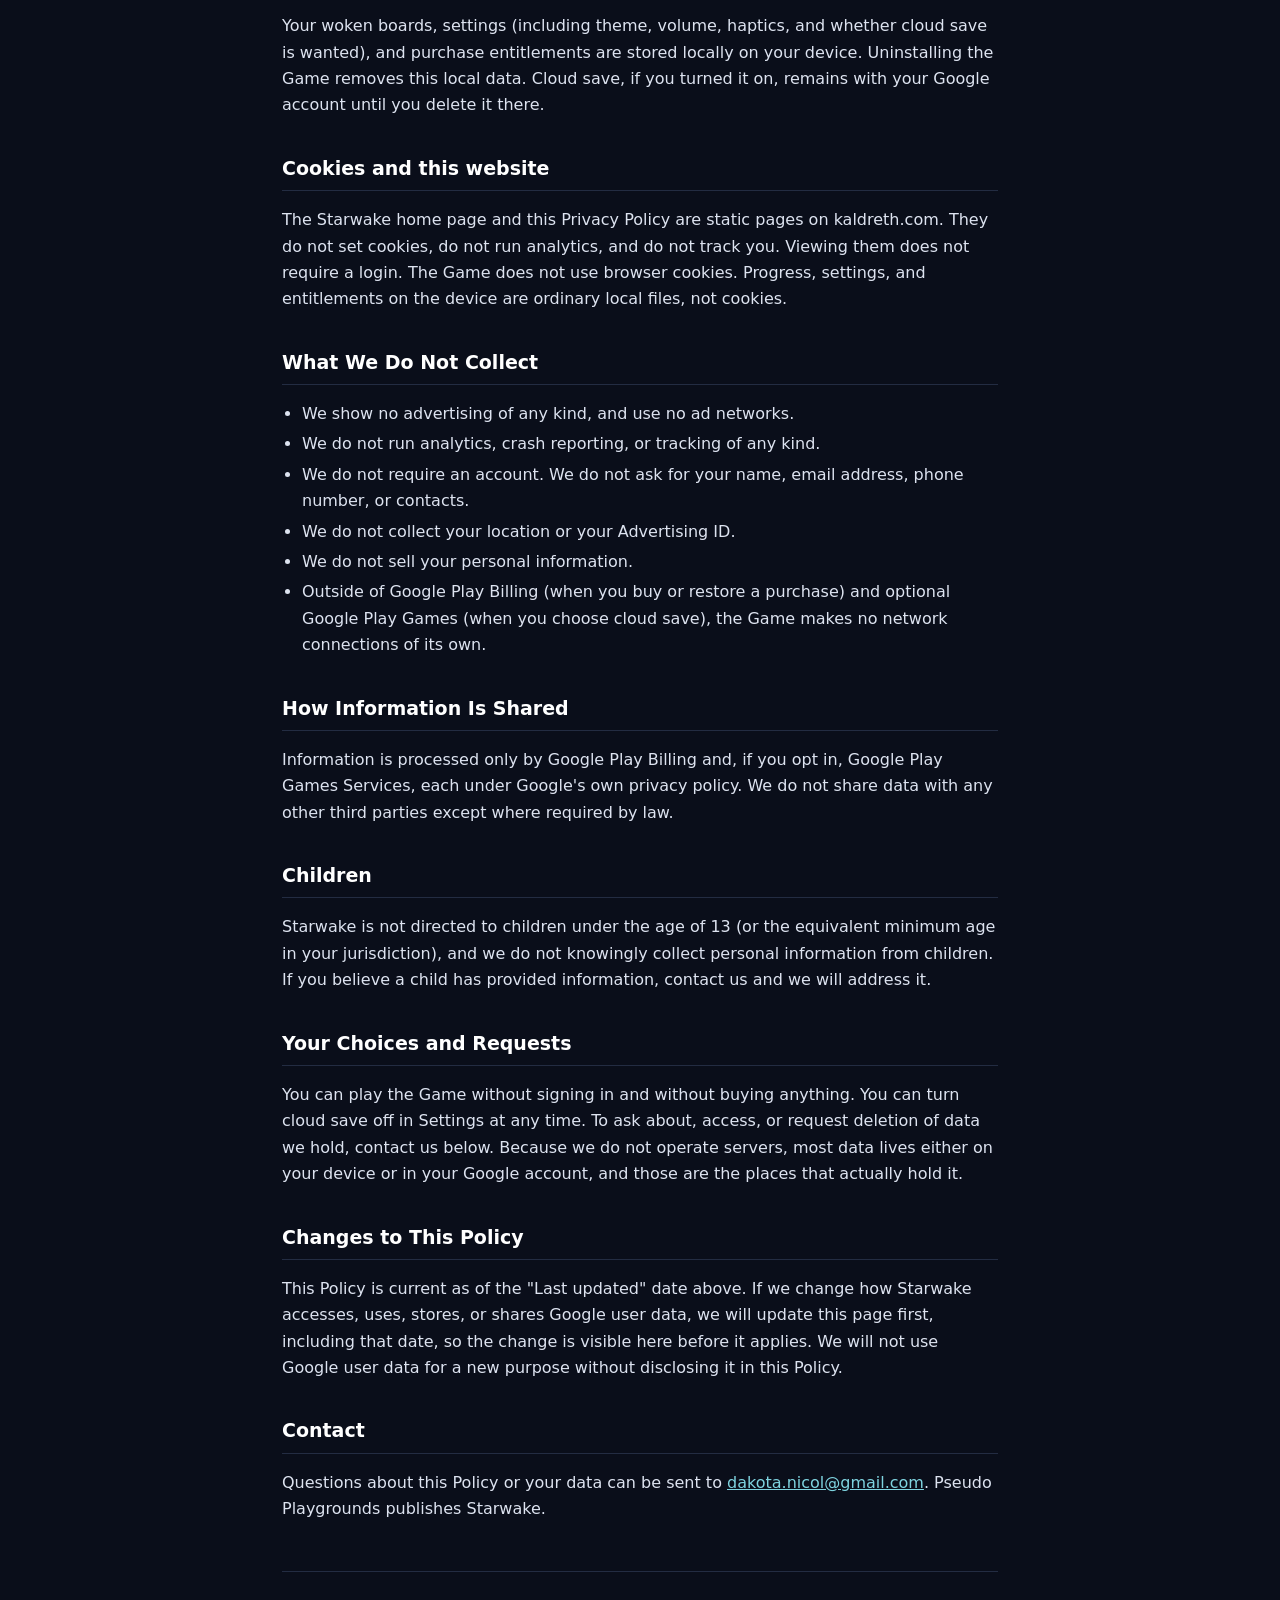
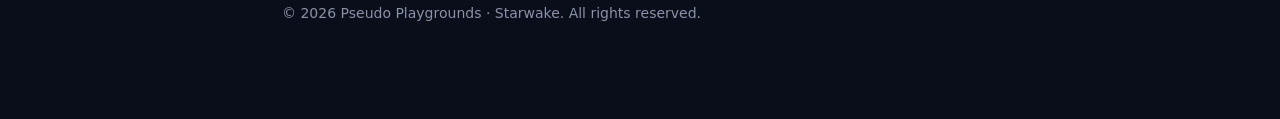
<file: starwake/privacy.html>
<!doctype html>
<html lang="en">
  <head>
    <meta charset="utf-8" />
    <meta name="viewport" content="width=device-width, initial-scale=1" />
    <meta name="theme-color" content="#0a0e1a" />
    <title>Privacy Policy: Starwake</title>
    <meta name="description" content="Privacy Policy for Starwake (com.pseudoplaygrounds.starwake) by Pseudo Playgrounds. Describes what Google user data the Android game collects, how it is used, stored, shared, and deleted." />
    <meta name="robots" content="index,follow" />
    <style>
      :root {
        --bg: #0a0e1a;
        --panel: #131a2b;
        --text: #dde3f0;
        --muted: #8a92a8;
        --accent: #7fd4e0;
        --line: #232c42;
      }
      * { box-sizing: border-box; }
      body {
        margin: 0;
        background: var(--bg);
        color: var(--text);
        font-family: system-ui, -apple-system, "Segoe UI", Roboto, sans-serif;
        line-height: 1.65;
        font-size: 16px;
      }
      .wrap { max-width: 760px; margin: 0 auto; padding: 40px 22px 80px; }
      .eyebrow { color: var(--accent); letter-spacing: .14em; text-transform: uppercase; font-size: 12px; margin: 0 0 6px; }
      h1 { font-size: 28px; margin: 0 0 4px; }
      h2 { font-size: 19px; margin: 34px 0 8px; color: #fff; border-bottom: 1px solid var(--line); padding-bottom: 6px; }
      h3 { font-size: 15px; margin: 18px 0 4px; color: var(--accent); }
      p, li { color: var(--text); }
      .muted { color: var(--muted); font-size: 14px; }
      a { color: var(--accent); }
      ul { padding-left: 20px; }
      li { margin: 4px 0; }
      code { background: var(--panel); padding: 1px 6px; border-radius: 4px; font-size: 13px; }
      .back { display: inline-block; margin-bottom: 24px; color: var(--muted); text-decoration: none; font-size: 14px; }
      .back:hover { color: var(--accent); }
      footer { margin-top: 48px; border-top: 1px solid var(--line); padding-top: 16px; }
    </style>
  </head>
  <body>
    <div class="wrap">
      <a class="back" href="https://kaldreth.com/starwake/">← Starwake</a>
      <p class="eyebrow">✦ Starwake</p>
      <h1>Privacy Policy</h1>
      <p class="muted">Last updated: 4 September 2026</p>

      <p>
        This Privacy Policy explains how the <strong>Starwake</strong> Android
        game, application ID <strong>com.pseudoplaygrounds.starwake</strong>
        (the "Game"), published by <strong>Pseudo Playgrounds</strong>
        ("we", "us"), collects, uses, stores, and shares information, including
        Google user data. Starwake is a single-player puzzle game. This is the
        same policy linked from the
        <a href="https://kaldreth.com/starwake/">Starwake home page</a>, from
        inside the Game, and from the Google consent screen. This page is public
        and does not require an account to read.
      </p>
      <p>
        There are no ads in the Game, not one, not ever. Playing does not require
        a Google account. We do not operate our own game servers or user accounts.
        The Game uses two Google services, both optional from your point of view:
        <strong>Google Play Billing</strong>, only when you buy or restore a
        purchase, and <strong>Google Play Games Saved Games</strong>, only if you
        choose to save woken boards to your Google account.
      </p>

      <h2>Information Collection and Use</h2>
      <p>
        This section describes what information Starwake
        (com.pseudoplaygrounds.starwake) collects, how we collect it, how we use
        it, how we share it, and how long we keep it. The Game collects only the
        Google user data listed below, and only when you use Google Play Billing
        or choose optional cloud save. We do not collect name, email address,
        phone number, contacts, location, or Advertising ID ourselves.
      </p>

      <h2>Google User Data</h2>
      <p>
        This section is the complete picture of how Starwake collects, accesses,
        uses, stores, and shares Google user data. We do not use that data for
        anything else.
      </p>

      <h3>What we collect and access</h3>
      <ul>
        <li>
          <strong>Google Play Billing</strong> (when you buy or restore): a
          confirmation of which one-time products that Play Store account owns.
          We do not receive your Google email, password, name, or payment or card
          details.
        </li>
        <li>
          <strong>Google Play Games</strong> (only if you tap
          <em>Save to Google Play</em> in Settings): a Play Games player
          identifier, a display name if Google provides one, and a Saved Games
          snapshot containing only the identifiers of puzzle boards you have
          finished.
        </li>
      </ul>
      <p>
        We do not access Gmail, contacts, photos, calendar, your visible Drive
        files, or any other Google data. Saved Games keeps the snapshot in a
        private app-data area of your Google account; Starwake cannot list, open,
        or change anything else stored there.
      </p>

      <h3>How we use it</h3>
      <ul>
        <li>Purchase confirmations unlock the worlds, Endless, and palettes you bought, and restore them after a reinstall so you never pay twice.</li>
        <li>The Saved Games snapshot restores which boards you have woken after a reinstall or on another phone. The display name is shown only so you can see that cloud save is on.</li>
      </ul>
      <p>
        Starwake's use of information received from Google APIs adheres to the
        <a href="https://developers.google.com/terms/api-services-user-data-policy" target="_blank" rel="noopener">Google API Services User Data Policy</a>,
        including the Limited Use requirements. We use Google user data only to
        provide and improve these user-facing features of the Game. We do not use
        it for advertising, to sell to data brokers, to determine credit, or to
        train AI or machine-learning models.
      </p>

      <h3>How we share it</h3>
      <p>
        We do not sell Google user data. We do not transfer or disclose it to any
        third party other than Google, which provides Play Billing and Play Games
        under
        <a href="https://policies.google.com/privacy" target="_blank" rel="noopener">Google's Privacy Policy</a>.
        We share it with no one else except where required by law.
      </p>

      <h3>How we store and protect it</h3>
      <p>
        We do not keep a copy of your Google account or your Saved Games snapshot
        on our own servers, because we do not operate any. Purchase state used to
        unlock content, and a local copy of your progress, live on your device.
        The cloud snapshot lives in your Google account via Play Games. Traffic
        to Google goes through Google's own Play libraries over encrypted
        connections. No method of storage or transmission is completely secure,
        but we take reasonable measures to protect the limited information
        described here, including keeping the snapshot to board identifiers and
        never writing email, payment, or account secrets into the Game's files.
      </p>

      <h3>How long we keep it, and how you delete it</h3>
      <p>
        We retain local game data only on your device, for as long as the Game
        stays installed. We retain no Google user data of our own once you close
        the Game; Google retains purchase history and, if you opted in, the Saved
        Games snapshot under your Google account for as long as that account
        holds them.
      </p>
      <ul>
        <li><strong>Local data:</strong> uninstall the Game to remove progress, settings, and local entitlements from that device.</li>
        <li><strong>Purchases:</strong> managed through your Google Play account, not by us.</li>
        <li><strong>Cloud save:</strong> turn it off in Settings to stop future saves. That clears the Game's local opt-in; Play Games v2 has no app-level sign-out, so the Google account connection is managed in your device Google settings. Delete the Saved Games data through Google Play Games or your Google account controls.</li>
        <li><strong>Anything else:</strong> email <a href="mailto:dakota.nicol@gmail.com">dakota.nicol@gmail.com</a> and we will help delete whatever we can reach.</li>
      </ul>

      <h2>Information We and Our Partners Process</h2>

      <h3>In-App Purchases (Google Play Billing)</h3>
      <p>
        Additional worlds, Endless, and cosmetic palettes are one-time purchases
        processed by Google Play Billing. A purchase is billed to whichever
        Google account is already signed into the Play Store app on your device
        &mdash; the same account Play uses to install any app. Starwake does not
        ask you to sign in separately for a purchase, and never receives or
        stores your Google account details, email address, or payment or card
        information. We receive only a confirmation that a product was bought,
        which we use to unlock it.
      </p>
      <p>
        If you reinstall the Game or install it on a new device, Play Billing's
        restore feature looks up what that same Play Store account already owns
        and unlocks it again automatically, so you never pay twice. This lookup
        is handled entirely by Google Play. The Game stores locally only enough
        to unlock content on the current device. Google's Play Billing library
        may also contact Google for its own purchase processing; that is Google's
        processing, not data we collect. See Google's
        <a href="https://policies.google.com/privacy" target="_blank" rel="noopener">Privacy Policy</a>.
      </p>

      <h3>Optional Cloud Save (Google Play Games)</h3>
      <p>
        If you choose <em>Save to Google Play</em> in Settings, the Game asks
        Google Play Games to sign you in so it can store a snapshot of which
        puzzle boards you have woken, across worlds, Endless, and the daily
        archive. Sign-in is optional. The Game is fully playable without it, and
        nothing is locked behind a Google account. Silent re-sign-in on launch
        runs only after you have already opted in.
      </p>
      <p>
        The snapshot is a list of board identifiers, not a copy of the puzzles
        and not your settings, purchases, theme, volume, or haptics. If you play
        on more than one device, the Game unions the cloud set with the local set
        so a board woken on either device is kept. An empty or unreadable
        snapshot cannot wipe a local save.
      </p>

      <h3>Local Game Data</h3>
      <p>
        Your woken boards, settings (including theme, volume, haptics, and
        whether cloud save is wanted), and purchase entitlements are stored
        locally on your device. Uninstalling the Game removes this local data.
        Cloud save, if you turned it on, remains with your Google account until
        you delete it there.
      </p>

      <h2>Cookies and this website</h2>
      <p>
        The Starwake home page and this Privacy Policy are static pages on
        kaldreth.com. They do not set cookies, do not run analytics, and do not
        track you. Viewing them does not require a login. The Game does not use
        browser cookies. Progress, settings, and entitlements on the device are
        ordinary local files, not cookies.
      </p>

      <h2>What We Do Not Collect</h2>
      <ul>
        <li>We show no advertising of any kind, and use no ad networks.</li>
        <li>We do not run analytics, crash reporting, or tracking of any kind.</li>
        <li>We do not require an account. We do not ask for your name, email address, phone number, or contacts.</li>
        <li>We do not collect your location or your Advertising ID.</li>
        <li>We do not sell your personal information.</li>
        <li>Outside of Google Play Billing (when you buy or restore a purchase) and optional Google Play Games (when you choose cloud save), the Game makes no network connections of its own.</li>
      </ul>

      <h2>How Information Is Shared</h2>
      <p>
        Information is processed only by Google Play Billing and, if you opt in,
        Google Play Games Services, each under Google's own privacy policy. We do
        not share data with any other third parties except where required by law.
      </p>

      <h2>Children</h2>
      <p>
        Starwake is not directed to children under the age of 13 (or the
        equivalent minimum age in your jurisdiction), and we do not knowingly
        collect personal information from children. If you believe a child has
        provided information, contact us and we will address it.
      </p>

      <h2>Your Choices and Requests</h2>
      <p>
        You can play the Game without signing in and without buying anything.
        You can turn cloud save off in Settings at any time. To ask about,
        access, or request deletion of data we hold, contact us below. Because
        we do not operate servers, most data lives either on your device or in
        your Google account, and those are the places that actually hold it.
      </p>

      <h2>Changes to This Policy</h2>
      <p>
        This Policy is current as of the "Last updated" date above. If we change
        how Starwake accesses, uses, stores, or shares Google user data, we will
        update this page first, including that date, so the change is visible
        here before it applies. We will not use Google user data for a new
        purpose without disclosing it in this Policy.
      </p>

      <h2>Contact</h2>
      <p>
        Questions about this Policy or your data can be sent to
        <a href="mailto:dakota.nicol@gmail.com">dakota.nicol@gmail.com</a>.
        Pseudo Playgrounds publishes Starwake.
      </p>

      <footer>
        <p class="muted">© 2026 Pseudo Playgrounds · Starwake. All rights reserved.</p>
      </footer>
    </div>
  </body>
</html>
</file>
<file: styles.css>
:root {
  color-scheme: dark;
  --bg: #0e1116;
  --bg-soft: #151b23;
  --surface: rgba(22, 29, 38, 0.88);
  --surface-strong: #1d2632;
  --line: rgba(255, 255, 255, 0.08);
  --text: #f1eadf;
  --text-muted: #b8b1a4;
  --accent: #d7a24a;
  --accent-strong: #f0c36a;
  --accent-soft: rgba(215, 162, 74, 0.16);
  --danger: #d56c63;
  --success: #79c87d;
  --shadow: 0 20px 60px rgba(0, 0, 0, 0.35);
  --radius: 22px;
  --radius-sm: 14px;
  --font-display:
    "Iowan Old Style", "Palatino Linotype", "Book Antiqua", Palatino, serif;
  --font-body: "Avenir Next", "Trebuchet MS", "Lucida Grande", sans-serif;
}

* {
  box-sizing: border-box;
}

html,
body {
  -webkit-text-size-adjust: 100%;
}

html {
  background: radial-gradient(
    circle at top,
    #23304a 0%,
    #111621 42%,
    #090b10 100%
  );
}

body {
  margin: 0;
  min-height: 100vh;
  color: var(--text);
  font-family: var(--font-body);
  -webkit-tap-highlight-color: transparent;
  background:
    radial-gradient(
      circle at 18% 12%,
      rgba(215, 162, 74, 0.15),
      transparent 26%
    ),
    radial-gradient(
      circle at 82% 8%,
      rgba(121, 200, 125, 0.09),
      transparent 24%
    ),
    linear-gradient(180deg, rgba(255, 255, 255, 0.02), transparent 28%),
    var(--bg);
}

.background {
  position: fixed;
  inset: 0;
  pointer-events: none;
  background:
    radial-gradient(
      circle at 20% 20%,
      rgba(255, 255, 255, 0.04),
      transparent 14%
    ),
    radial-gradient(
      circle at 80% 30%,
      rgba(255, 255, 255, 0.03),
      transparent 18%
    ),
    radial-gradient(
      circle at 50% 85%,
      rgba(255, 255, 255, 0.02),
      transparent 24%
    );
  opacity: 0.8;
}

.shell {
  position: relative;
  z-index: 1;
  width: min(1400px, calc(100% - 32px));
  margin: 0 auto;
  padding: 24px 0 80px;
}

.hero {
  display: grid;
  grid-template-columns: 1.5fr 0.9fr;
  gap: 24px;
  align-items: stretch;
  margin-bottom: 24px;
}

.eyebrow {
  margin: 0 0 10px;
  color: var(--accent-strong);
  text-transform: uppercase;
  letter-spacing: 0.24em;
  font-size: 0.77rem;
}

.hero h1,
.card-title,
.leaderboards h2 {
  font-family: var(--font-display);
  letter-spacing: 0.01em;
}

.hero h1 {
  margin: 0;
  font-size: clamp(2.6rem, 4vw, 5rem);
  line-height: 0.95;
  max-width: 11ch;
}

.lede {
  margin: 18px 0 0;
  max-width: 65ch;
  color: var(--text-muted);
  font-size: 1.08rem;
  line-height: 1.65;
}

.hero-card,
.profile-panel,
.leaderboards article,
.card {
  border: 1px solid var(--line);
  background: linear-gradient(
    180deg,
    rgba(255, 255, 255, 0.04),
    rgba(255, 255, 255, 0.015)
  );
  backdrop-filter: blur(18px);
  box-shadow: var(--shadow);
}

.hero-card {
  border-radius: var(--radius);
  padding: 22px;
  display: flex;
  flex-direction: column;
  gap: 18px;
}

.hero-metric {
  display: grid;
  gap: 4px;
}

.hero-metric span {
  font-size: clamp(2.2rem, 5vw, 4rem);
  font-weight: 700;
  color: var(--accent-strong);
}

.hero-metric label {
  color: var(--text-muted);
  text-transform: uppercase;
  letter-spacing: 0.18em;
  font-size: 0.72rem;
}

.controls {
  padding: 4px 16px 16px;
  display: grid;
  grid-template-columns: repeat(auto-fit, minmax(170px, 1fr));
  gap: 14px;
  align-items: end;
}

.controls label {
  display: grid;
  gap: 8px;
}

.controls span {
  color: var(--text-muted);
  text-transform: uppercase;
  letter-spacing: 0.16em;
  font-size: 0.7rem;
}

.controls input,
.controls select,
.preset-bar select {
  width: 100%;
}

.controls input,
.controls select,
.preset-bar select,
.search-wrap input {
  appearance: none;
  border: 1px solid rgba(255, 255, 255, 0.1);
  background: rgba(7, 10, 15, 0.55);
  color: var(--text);
  border-radius: 14px;
  padding: 13px 14px;
  font: inherit;
}

.search-wrap input::placeholder {
  color: rgba(241, 234, 223, 0.42);
}

.toggle-wrap {
  display: flex;
  align-items: center;
  gap: 10px;
  color: var(--text-muted);
  font-size: 0.88rem;
  cursor: pointer;
}

.toggle-wrap input {
  width: 18px;
  height: 18px;
  accent-color: var(--accent);
}

.slider-wrap strong {
  color: var(--accent-strong);
  font-size: 1rem;
}

.slider-wrap input[type="range"] {
  accent-color: var(--accent);
}

.leaderboards {
  grid-template-columns: repeat(3, minmax(0, 1fr));
  gap: 16px;
  margin-bottom: 18px;
}

.preset-bar {
  display: grid;
  grid-template-columns: minmax(0, 1fr) repeat(5, auto);
  gap: 10px;
  margin-bottom: 14px;
  align-items: end;
}

.preset-bar label {
  display: grid;
  gap: 8px;
}

.preset-bar label span {
  color: var(--text-muted);
  text-transform: uppercase;
  letter-spacing: 0.16em;
  font-size: 0.7rem;
}

.preset-bar button {
  cursor: pointer;
  min-height: 42px;
  border: 1px solid var(--line);
  background: rgba(255, 255, 255, 0.04);
  color: var(--text);
  border-radius: 12px;
  padding: 10px 12px;
  font: inherit;
}

/* One planner on screen at a time; the tab strip picks which. */
.planner-pane {
  display: none;
}

.planner-card.planner-pane.active {
  display: block;
}

.leaderboards.planner-pane.active {
  display: grid;
}

.planner-tabs {
  display: flex;
  flex-wrap: wrap;
  gap: 8px;
  padding: 4px 0 10px;
  margin-bottom: 10px;
}

.planner-tab {
  cursor: pointer;
  border: 1px solid var(--line);
  background: rgba(255, 255, 255, 0.04);
  color: var(--text);
  border-radius: 999px;
  padding: 8px 12px;
  font: inherit;
  white-space: nowrap;
}

.planner-tab.active {
  border-color: var(--accent);
  color: var(--accent-strong);
  background: rgba(255, 213, 122, 0.1);
}

.planner-card {
  border-radius: var(--radius);
  padding: 18px;
  border: 1px solid var(--line);
  background: linear-gradient(
    180deg,
    rgba(255, 255, 255, 0.04),
    rgba(255, 255, 255, 0.015)
  );
  backdrop-filter: blur(18px);
  box-shadow: var(--shadow);
}

.planner-card h2 {
  margin: 0 0 12px;
  font-size: 1.4rem;
  font-family: var(--font-display);
}

.planner-controls {
  display: grid;
  grid-template-columns: repeat(auto-fit, minmax(160px, 1fr));
  gap: 10px;
  margin-bottom: 12px;
}

.planner-controls label {
  display: grid;
  gap: 8px;
}

.planner-controls span {
  color: var(--text-muted);
  text-transform: uppercase;
  letter-spacing: 0.16em;
  font-size: 0.68rem;
}

.planner-controls input,
.planner-controls select {
  appearance: none;
  border: 1px solid rgba(255, 255, 255, 0.1);
  background: rgba(7, 10, 15, 0.55);
  color: var(--text);
  border-radius: 12px;
  padding: 11px 12px;
  font: inherit;
}

.planner-output {
  display: grid;
  gap: 8px;
}

.planner-row {
  display: flex;
  justify-content: space-between;
  align-items: baseline;
  gap: 10px;
  border-radius: 12px;
  padding: 10px 12px;
  background: rgba(255, 255, 255, 0.03);
  border: 1px solid rgba(255, 255, 255, 0.06);
}

.planner-row strong {
  color: var(--text-muted);
  text-transform: uppercase;
  letter-spacing: 0.12em;
  font-size: 0.7rem;
}

.planner-row span {
  font-size: 0.94rem;
}

.card-toggle {
  cursor: pointer;
  border: 1px solid var(--line);
  background: rgba(255, 255, 255, 0.04);
  color: var(--text-muted);
  border-radius: 999px;
  padding: 6px 10px;
  font: inherit;
}

.card.collapsed .card-body {
  display: none;
}

.tour-overlay {
  position: fixed;
  inset: 0;
  z-index: 75;
  background: rgba(4, 6, 10, 0.72);
  display: grid;
  place-items: center;
  padding: 16px;
}

.tour-overlay[hidden] {
  display: none !important;
}

.tour-card {
  width: min(520px, 100%);
  border: 1px solid var(--line);
  border-radius: 16px;
  background: rgba(13, 17, 24, 0.98);
  box-shadow: var(--shadow);
  padding: 18px;
  display: grid;
  gap: 10px;
}

.tour-card h3 {
  margin: 0;
  font-size: 1.3rem;
}

.tour-actions {
  display: flex;
  gap: 8px;
  flex-wrap: wrap;
}

.tour-actions button {
  cursor: pointer;
  min-height: 42px;
  border: 1px solid var(--line);
  background: rgba(255, 255, 255, 0.04);
  color: var(--text);
  border-radius: 12px;
  padding: 10px 12px;
  font: inherit;
}

.leaderboards article {
  border-radius: var(--radius);
  padding: 18px;
}

.leaderboards h2 {
  margin: 0 0 12px;
  font-size: 1.4rem;
}

.board-list {
  display: grid;
  gap: 10px;
}

.board-row {
  display: flex;
  justify-content: space-between;
  align-items: baseline;
  gap: 12px;
  padding: 10px 12px;
  border-radius: 14px;
  background: rgba(255, 255, 255, 0.03);
  border: 1px solid rgba(255, 255, 255, 0.05);
}

.board-row strong {
  font-size: 0.95rem;
}

.board-row span {
  color: var(--text-muted);
  font-size: 0.82rem;
  text-align: right;
}

.content {
  display: grid;
  gap: 18px;
}

.section {
  display: grid;
  gap: 14px;
}

.section-head {
  display: flex;
  justify-content: space-between;
  align-items: baseline;
  gap: 12px;
  padding: 6px 0 10px 16px;
  position: relative;
  border-bottom: 1px solid var(--line);
}

.section-head::before {
  content: "";
  position: absolute;
  left: 0;
  top: 8px;
  bottom: 12px;
  width: 3px;
  border-radius: 999px;
  background: linear-gradient(180deg, var(--accent-strong), transparent);
}

.section-head-text {
  display: grid;
  gap: 4px;
}

.section-head h2 {
  margin: 0;
  font-family: var(--font-display);
  font-size: 1.9rem;
}

.section-lore {
  margin: 0;
  color: var(--text-muted);
  font-style: italic;
  font-size: 0.97rem;
  max-width: 60ch;
}

.section-count {
  margin: 0;
  color: var(--text-muted);
  white-space: nowrap;
  font-size: 0.85rem;
  letter-spacing: 0.04em;
}

.card {
  border-radius: 20px;
  padding: 18px;
  animation: fadeUp 340ms ease both;
  transition:
    transform 160ms ease,
    border-color 160ms ease,
    box-shadow 160ms ease;
}

@media (hover: hover) {
  .card:hover {
    transform: translateY(-2px);
    border-color: rgba(215, 162, 74, 0.32);
    box-shadow:
      var(--shadow),
      0 0 0 1px rgba(215, 162, 74, 0.12);
  }
}

.card-head {
  display: flex;
  justify-content: space-between;
  gap: 14px;
  align-items: flex-start;
  margin-bottom: 14px;
}

.card-kind {
  margin: 0 0 4px;
  text-transform: uppercase;
  letter-spacing: 0.18em;
  color: var(--accent-strong);
  font-size: 0.7rem;
}

.card-title {
  margin: 0;
  font-size: 1.7rem;
}

.card-badges {
  display: flex;
  gap: 8px;
  flex-wrap: wrap;
  justify-content: flex-end;
}

.badge,
.tag {
  display: inline-flex;
  align-items: center;
  gap: 6px;
  padding: 7px 10px;
  border-radius: 999px;
  font-size: 0.76rem;
  border: 1px solid rgba(255, 255, 255, 0.08);
  background: rgba(255, 255, 255, 0.04);
}

.badge.primary {
  background: var(--accent-soft);
  border-color: rgba(215, 162, 74, 0.28);
  color: #ffe2ab;
}

.badge.good {
  background: rgba(121, 200, 125, 0.15);
  border-color: rgba(121, 200, 125, 0.3);
  color: #c7efc9;
}

.badge.warn {
  background: rgba(213, 108, 99, 0.15);
  border-color: rgba(213, 108, 99, 0.3);
  color: #f5b2ad;
}

.card-body {
  display: grid;
  gap: 12px;
}

.faction-crest {
  display: flex;
  align-items: center;
  gap: 12px;
  padding: 12px 16px;
  border-radius: 16px;
  border: 1px solid var(--line);
  border-left-width: 4px;
  background: rgba(255, 255, 255, 0.03);
  font-size: 1.05rem;
  color: var(--text);
}

.faction-dot {
  flex: 0 0 auto;
  width: 14px;
  height: 14px;
  border-radius: 50%;
  box-shadow: 0 0 12px currentColor;
}

.fragment-text {
  font-family: var(--font-display);
  font-style: italic;
  font-size: 1.12rem;
  line-height: 1.7;
  color: var(--text);
  padding: 14px 18px;
  border-left: 3px solid var(--accent);
  border-radius: 0 14px 14px 0;
  background: linear-gradient(
    90deg,
    rgba(215, 162, 74, 0.08),
    rgba(255, 255, 255, 0.01)
  );
}

.grid-2 {
  display: grid;
  grid-template-columns: repeat(2, minmax(0, 1fr));
  gap: 12px;
}

.grid-3 {
  display: grid;
  grid-template-columns: repeat(3, minmax(0, 1fr));
  gap: 12px;
}

.stat-box,
.note-box,
.data-box {
  border-radius: 16px;
  padding: 12px 14px;
  background: rgba(255, 255, 255, 0.03);
  border: 1px solid rgba(255, 255, 255, 0.05);
}

.stat-box strong,
.note-box strong,
.data-box strong {
  display: block;
  font-size: 1.05rem;
  margin-bottom: 4px;
}

.stat-box span,
.note-box span,
.data-box span {
  color: var(--text-muted);
  font-size: 0.85rem;
  line-height: 1.5;
}

.details {
  border-radius: 16px;
  background: rgba(255, 255, 255, 0.025);
  border: 1px solid rgba(255, 255, 255, 0.05);
  overflow: hidden;
}

.details summary {
  cursor: pointer;
  list-style: none;
  padding: 13px 14px;
  color: var(--accent-strong);
  font-weight: 700;
}

.details summary::-webkit-details-marker {
  display: none;
}

.details .details-body {
  padding: 0 14px 14px;
  color: var(--text-muted);
}

.raw-table {
  width: 100%;
  border-collapse: collapse;
  margin-top: 8px;
  overflow: hidden;
}

.raw-table th,
.raw-table td {
  text-align: left;
  vertical-align: top;
  padding: 10px 8px;
  border-bottom: 1px solid rgba(255, 255, 255, 0.06);
  font-size: 0.88rem;
}

.raw-table th {
  color: var(--text);
  width: 38%;
}

.list-stack {
  display: grid;
  gap: 10px;
}

.quote {
  margin: 0;
  padding: 12px 14px;
  border-left: 3px solid var(--accent);
  background: rgba(215, 162, 74, 0.08);
  color: #f8edd8;
  border-radius: 0 12px 12px 0;
  line-height: 1.55;
}

.helper {
  color: var(--text-muted);
  font-size: 0.82rem;
}

.muted {
  color: var(--text-muted);
}

.hidden {
  display: none !important;
}

@keyframes fadeUp {
  from {
    opacity: 0;
    transform: translateY(14px);
  }
  to {
    opacity: 1;
    transform: translateY(0);
  }
}

@media (max-width: 1080px) {
  .hero,
  .leaderboards,
  .grid-2,
  .grid-3 {
    grid-template-columns: 1fr;
  }

  .hero h1 {
    max-width: 100%;
  }
}

@media (max-width: 720px) {
  .shell {
    width: min(100% - 14px, 1400px);
    padding: 12px 0 60px;
  }

  .hero {
    gap: 16px;
  }

  .hero h1 {
    font-size: clamp(2.15rem, 12vw, 3.25rem);
    line-height: 1;
  }

  .lede {
    font-size: 0.98rem;
    line-height: 1.55;
  }

  .hero-card,
  .leaderboards article,
  .card {
    padding: 14px;
  }

  .controls {
    grid-template-columns: repeat(2, minmax(0, 1fr));
    gap: 12px;
    padding: 4px 14px 14px;
  }

  .preset-bar {
    grid-template-columns: repeat(3, minmax(0, 1fr));
    gap: 10px;
  }

  .preset-bar .select-wrap {
    grid-column: 1 / -1;
  }

  .preset-bar button {
    min-height: 46px;
    font-size: 16px;
  }

  .controls input,
  .controls select,
  .preset-bar select,
  .search-wrap input {
    min-height: 46px;
    font-size: 16px;
  }

  .leaderboards {
    gap: 12px;
  }

  .planner-card {
    padding: 14px;
  }

  .planner-controls {
    grid-template-columns: 1fr;
  }

  .planner-controls input,
  .planner-controls select {
    min-height: 46px;
    font-size: 16px;
  }

  .planner-tabs {
    flex-wrap: nowrap;
    overflow-x: auto;
    scrollbar-width: none;
  }

  .tour-card {
    padding: 14px;
  }

  .tour-actions {
    display: grid;
    grid-template-columns: repeat(3, minmax(0, 1fr));
  }

  .leaderboards article {
    padding: 14px;
  }

  .leaderboards h2,
  .section-head h2 {
    font-size: 1.35rem;
  }

  .card-title {
    font-size: 1.35rem;
  }

  .card-head {
    margin-bottom: 12px;
  }

  .grid-2,
  .grid-3 {
    gap: 10px;
  }

  .stat-box,
  .note-box,
  .data-box {
    padding: 10px 12px;
  }

  .raw-table,
  .raw-table thead,
  .raw-table tbody,
  .raw-table tr,
  .raw-table th,
  .raw-table td {
    display: block;
    width: 100%;
  }

  .raw-table thead {
    position: absolute;
    width: 1px;
    height: 1px;
    padding: 0;
    margin: -1px;
    overflow: hidden;
    clip: rect(0, 0, 0, 0);
    border: 0;
  }

  .raw-table tr {
    margin-bottom: 10px;
    border: 1px solid rgba(255, 255, 255, 0.06);
    border-radius: 14px;
    overflow: hidden;
    background: rgba(255, 255, 255, 0.025);
  }

  .raw-table th,
  .raw-table td {
    padding: 10px 12px;
    border-bottom: 1px solid rgba(255, 255, 255, 0.06);
  }

  .raw-table th:last-child,
  .raw-table td:last-child {
    border-bottom: 0;
  }

  .raw-table th[data-label]::before,
  .raw-table td[data-label]::before {
    content: attr(data-label);
    display: block;
    margin-bottom: 4px;
    color: var(--text-muted);
    text-transform: uppercase;
    letter-spacing: 0.14em;
    font-size: 0.67rem;
  }

  .board-row {
    align-items: flex-start;
    padding: 12px;
  }

  .board-row div:last-child {
    text-align: right;
    flex-shrink: 0;
  }

  .section {
    gap: 12px;
  }

  .hero-card,
  .profile-panel,
  .leaderboards article,
  .card {
    border-radius: 18px;
  }

  .card-head {
    flex-direction: column;
  }

  .card-badges {
    justify-content: flex-start;
  }
}

/* App shell: collapsible sidebar, sticky top bar, one page at a time. */

[hidden] {
  display: none !important;
}

.visually-hidden {
  position: absolute;
  width: 1px;
  height: 1px;
  margin: -1px;
  overflow: hidden;
  clip: rect(0, 0, 0, 0);
  white-space: nowrap;
}

a {
  color: var(--accent-strong);
}

.app {
  --sidebar-width: 268px;
  position: relative;
  z-index: 1;
  display: grid;
  grid-template-columns: var(--sidebar-width) minmax(0, 1fr);
  min-height: 100vh;
}

.main {
  min-width: 0;
}

.sidebar {
  position: sticky;
  top: 0;
  height: 100vh;
  overflow-y: auto;
  overscroll-behavior: contain;
  display: flex;
  flex-direction: column;
  gap: 14px;
  padding: 18px 12px 20px;
  border-right: 1px solid var(--line);
  background: rgba(10, 13, 19, 0.82);
  backdrop-filter: blur(18px);
  scrollbar-width: thin;
  scrollbar-color: rgba(255, 255, 255, 0.14) transparent;
}

.brand {
  display: flex;
  align-items: center;
  gap: 10px;
  padding: 4px 10px 10px;
  color: var(--text);
  text-decoration: none;
}

.brand-mark {
  color: var(--accent-strong);
  font-size: 1.5rem;
}

.brand-text {
  display: grid;
  line-height: 1.15;
}

.brand-text strong {
  font-family: var(--font-display);
  font-size: 1.25rem;
}

.brand-text small {
  color: var(--text-muted);
  text-transform: uppercase;
  letter-spacing: 0.2em;
  font-size: 0.62rem;
}

.side-nav {
  display: grid;
  gap: 2px;
}

.nav-group {
  margin-top: 10px;
}

.nav-group summary {
  cursor: pointer;
  list-style: none;
  display: flex;
  justify-content: space-between;
  align-items: center;
  padding: 6px 10px;
  color: var(--text-muted);
  text-transform: uppercase;
  letter-spacing: 0.16em;
  font-size: 0.66rem;
}

.nav-group summary::-webkit-details-marker {
  display: none;
}

.nav-group summary::after {
  content: "+";
  font-size: 0.9rem;
  letter-spacing: 0;
}

.nav-group[open] summary::after {
  content: "\2212";
}

.nav-link {
  display: flex;
  justify-content: space-between;
  align-items: baseline;
  gap: 10px;
  padding: 8px 10px;
  border-radius: 10px;
  border-left: 3px solid transparent;
  color: var(--text);
  text-decoration: none;
  font-size: 0.93rem;
}

.nav-count {
  color: var(--text-muted);
  font-size: 0.76rem;
  font-variant-numeric: tabular-nums;
}

.nav-link.active {
  background: var(--accent-soft);
  border-left-color: var(--accent);
  color: var(--accent-strong);
}

.nav-link.is-empty:not(.active) {
  opacity: 0.45;
}

.side-links {
  margin-top: auto;
  display: grid;
  gap: 6px;
  padding: 14px 10px 0;
  border-top: 1px solid var(--line);
  font-size: 0.84rem;
}

.side-links a {
  color: var(--text-muted);
  text-decoration: none;
}

.sidebar-backdrop {
  display: none;
}

.topbar {
  position: sticky;
  top: 0;
  z-index: 50;
  display: flex;
  align-items: center;
  gap: 12px;
  padding: 10px 16px;
  border-bottom: 1px solid var(--line);
  background: rgba(10, 13, 19, 0.86);
  backdrop-filter: blur(14px);
}

.icon-button {
  flex: 0 0 auto;
  cursor: pointer;
  width: 44px;
  height: 44px;
  border: 1px solid var(--line);
  border-radius: 12px;
  background: rgba(255, 255, 255, 0.04);
  color: var(--text);
  font: inherit;
  font-size: 1.15rem;
}

.topbar-brand {
  display: none;
  flex: 0 0 auto;
  color: var(--text);
  text-decoration: none;
  font-family: var(--font-display);
  font-size: 1.1rem;
}

.search-wrap {
  flex: 1 1 auto;
  min-width: 0;
  max-width: 720px;
}

.search-wrap input {
  width: 100%;
  padding: 11px 14px;
}

.hero-links {
  display: grid;
  gap: 10px;
}

.hero-link,
.section-tile {
  display: grid;
  gap: 4px;
  padding: 12px 14px;
  border-radius: 16px;
  border: 1px solid rgba(255, 255, 255, 0.06);
  background: rgba(255, 255, 255, 0.04);
  color: var(--text);
  text-decoration: none;
  transition: border-color 160ms ease;
}

.hero-link span,
.tile-lore {
  color: var(--text-muted);
  font-size: 0.82rem;
  line-height: 1.45;
}

.tiles-title {
  margin: 8px 0 14px;
  font-family: var(--font-display);
  font-size: 1.5rem;
}

.section-tiles {
  display: grid;
  grid-template-columns: repeat(auto-fill, minmax(230px, 1fr));
  gap: 12px;
}

.tile-head {
  display: flex;
  justify-content: space-between;
  align-items: baseline;
  gap: 10px;
}

.tile-head strong {
  font-family: var(--font-display);
  font-size: 1.15rem;
}

.tile-head span {
  color: var(--accent-strong);
  font-variant-numeric: tabular-nums;
}

.profile-panel {
  border-radius: var(--radius);
  margin: 16px 0 14px;
}

.profile-panel summary {
  cursor: pointer;
  display: flex;
  flex-wrap: wrap;
  align-items: baseline;
  gap: 6px 12px;
  padding: 14px 16px;
  font-family: var(--font-display);
  font-size: 1.15rem;
}

.profile-panel summary .helper {
  font-family: var(--font-body);
}

.view-bar {
  display: flex;
  flex-wrap: wrap;
  justify-content: flex-end;
  gap: 8px 20px;
  margin-bottom: 10px;
}

.section-head h2 a {
  color: inherit;
  text-decoration: none;
}

.search-note {
  display: flex;
  flex-wrap: wrap;
  align-items: center;
  gap: 8px 16px;
  padding: 10px 14px;
  border-radius: 14px;
  border: 1px solid rgba(215, 162, 74, 0.28);
  background: var(--accent-soft);
  font-size: 0.9rem;
}

.search-note button {
  cursor: pointer;
  margin-left: auto;
  border: 1px solid var(--line);
  background: rgba(255, 255, 255, 0.04);
  color: var(--text);
  border-radius: 999px;
  padding: 6px 12px;
  font: inherit;
}

.load-more {
  cursor: pointer;
  display: block;
  width: 100%;
  padding: 12px 14px;
  border: 1px solid var(--line);
  border-radius: 14px;
  background: rgba(255, 255, 255, 0.04);
  color: var(--accent-strong);
  font: inherit;
  text-align: center;
  text-decoration: none;
}

:is(a, button, summary, input, select):focus-visible {
  outline: 2px solid var(--accent-strong);
  outline-offset: 2px;
}

@media (hover: hover) {
  .hero-link:hover,
  .section-tile:hover,
  .load-more:hover {
    border-color: rgba(215, 162, 74, 0.4);
  }

  .nav-link:hover:not(.active) {
    background: rgba(255, 255, 255, 0.05);
  }
}

@media (min-width: 901px) {
  body.nav-collapsed .app {
    grid-template-columns: minmax(0, 1fr);
  }

  body.nav-collapsed .sidebar {
    display: none;
  }

  body.nav-collapsed .topbar-brand {
    display: block;
  }
}

@media (max-width: 900px) {
  .app {
    grid-template-columns: minmax(0, 1fr);
  }

  .sidebar {
    position: fixed;
    inset: 0 auto 0 0;
    z-index: 80;
    width: min(300px, 86vw);
    height: auto;
    background: rgb(10, 13, 19);
    transform: translateX(-100%);
    visibility: hidden;
    transition:
      transform 200ms ease,
      visibility 200ms;
  }

  body.nav-open .sidebar {
    transform: none;
    visibility: visible;
  }

  body.nav-open .sidebar-backdrop {
    display: block;
    position: fixed;
    inset: 0;
    z-index: 70;
    background: rgba(4, 6, 10, 0.6);
  }

  .topbar {
    padding: 8px 10px;
  }
}

@media (min-width: 521px) and (max-width: 900px) {
  .topbar-brand {
    display: block;
  }
}

@media (prefers-reduced-motion: reduce) {
  .card {
    animation: none;
  }

  .sidebar {
    transition: none;
  }
}
</file>
